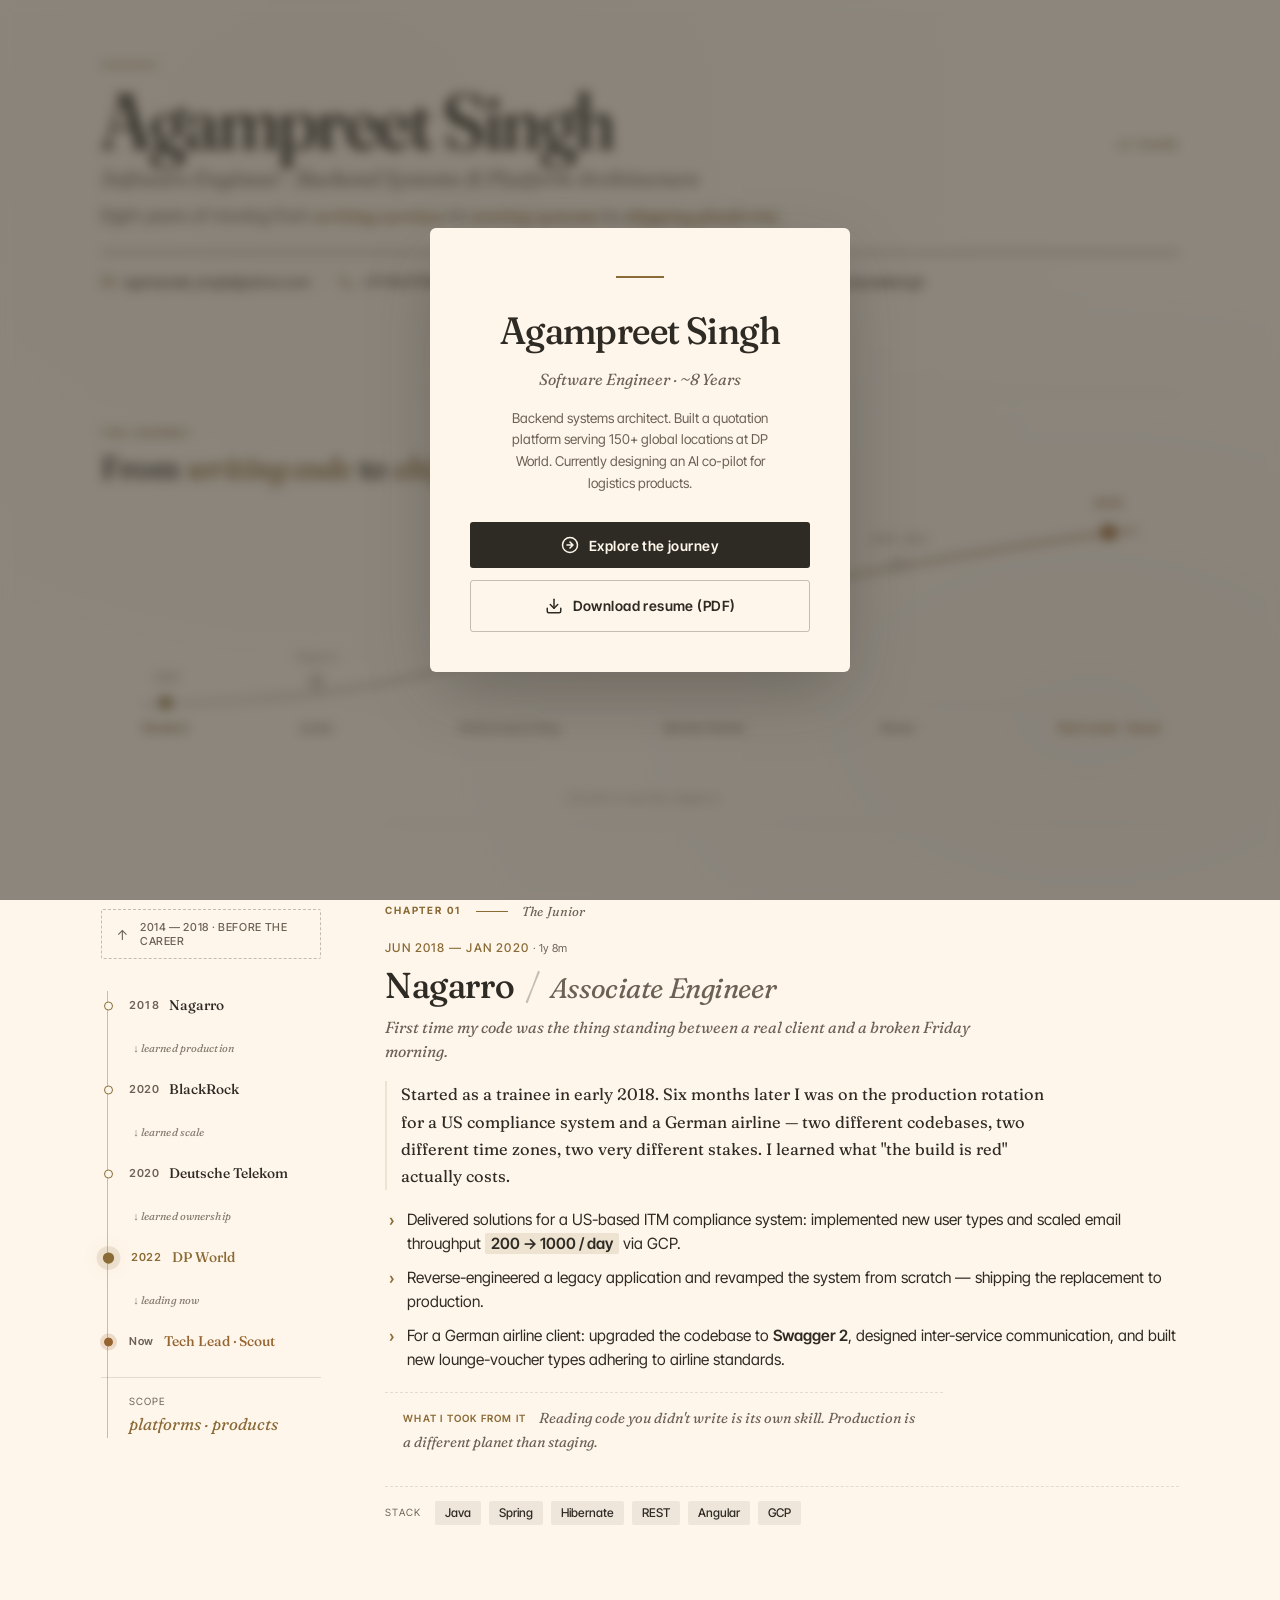
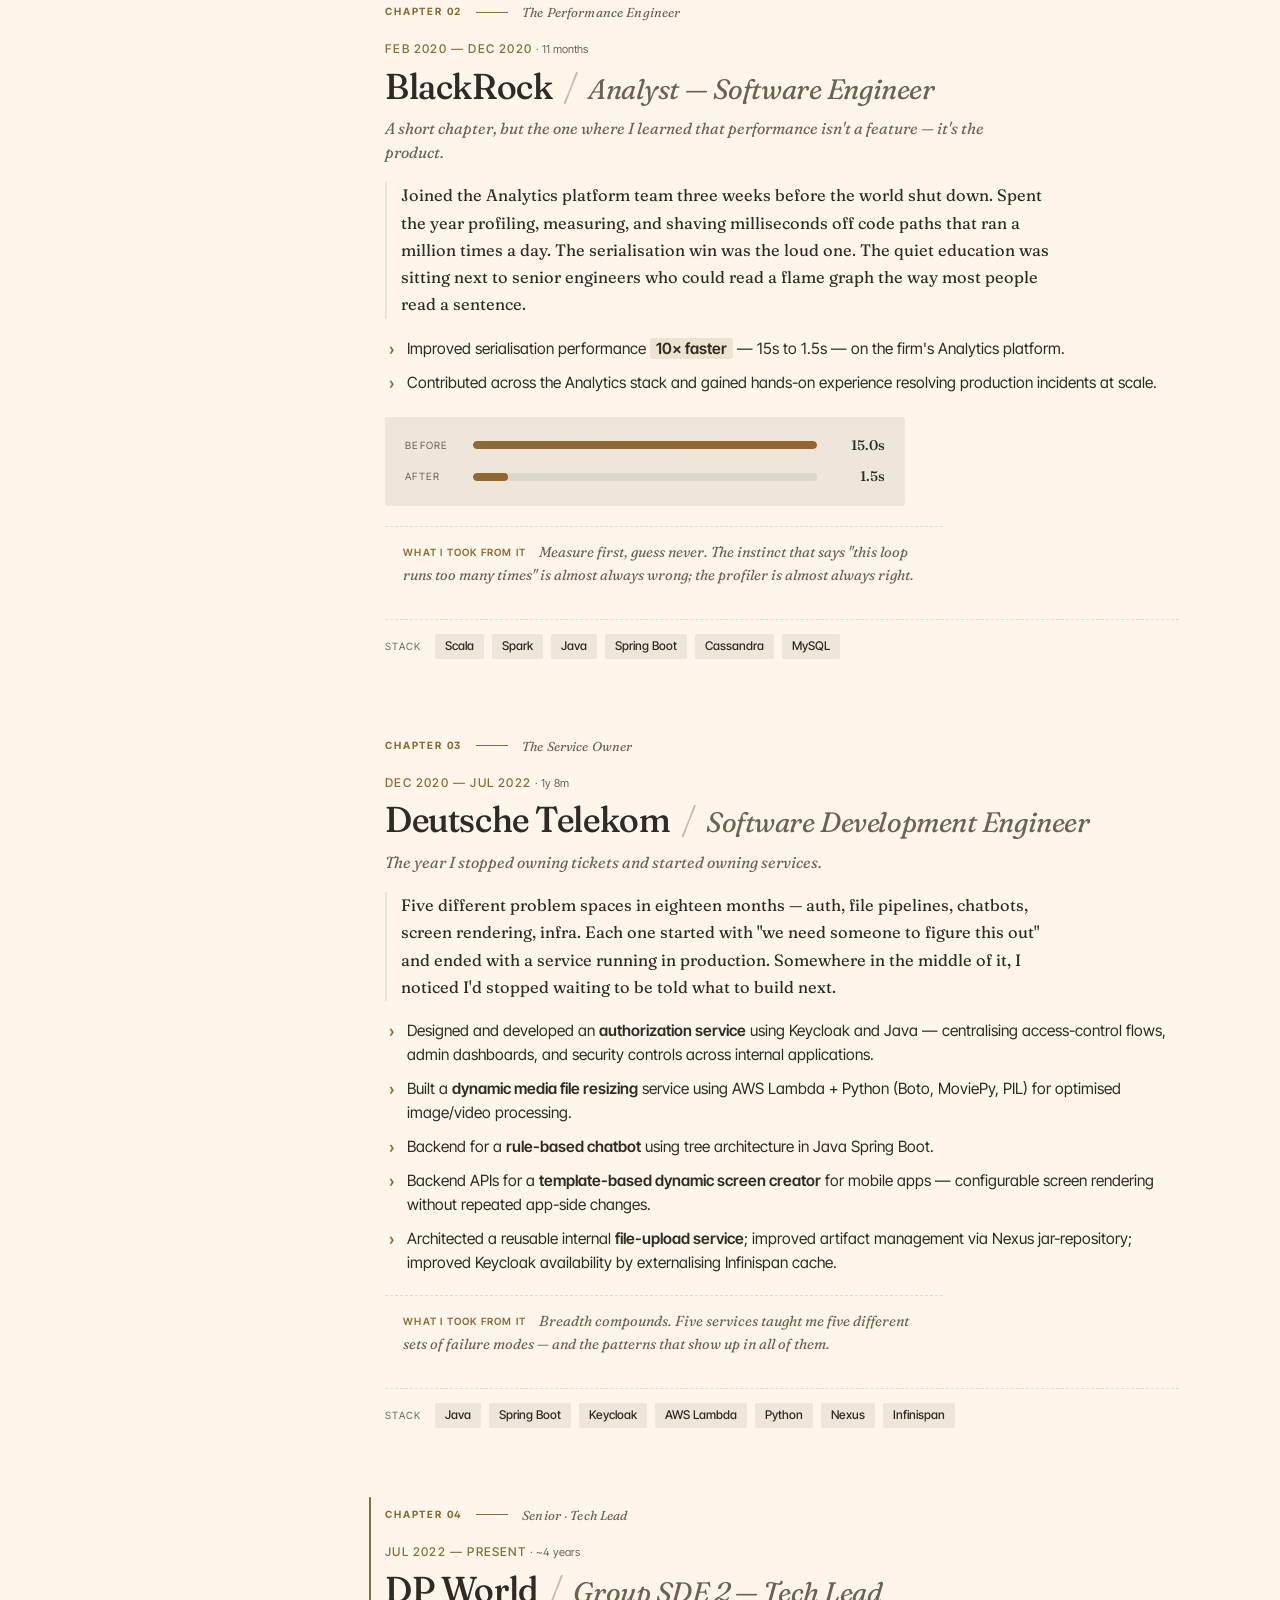
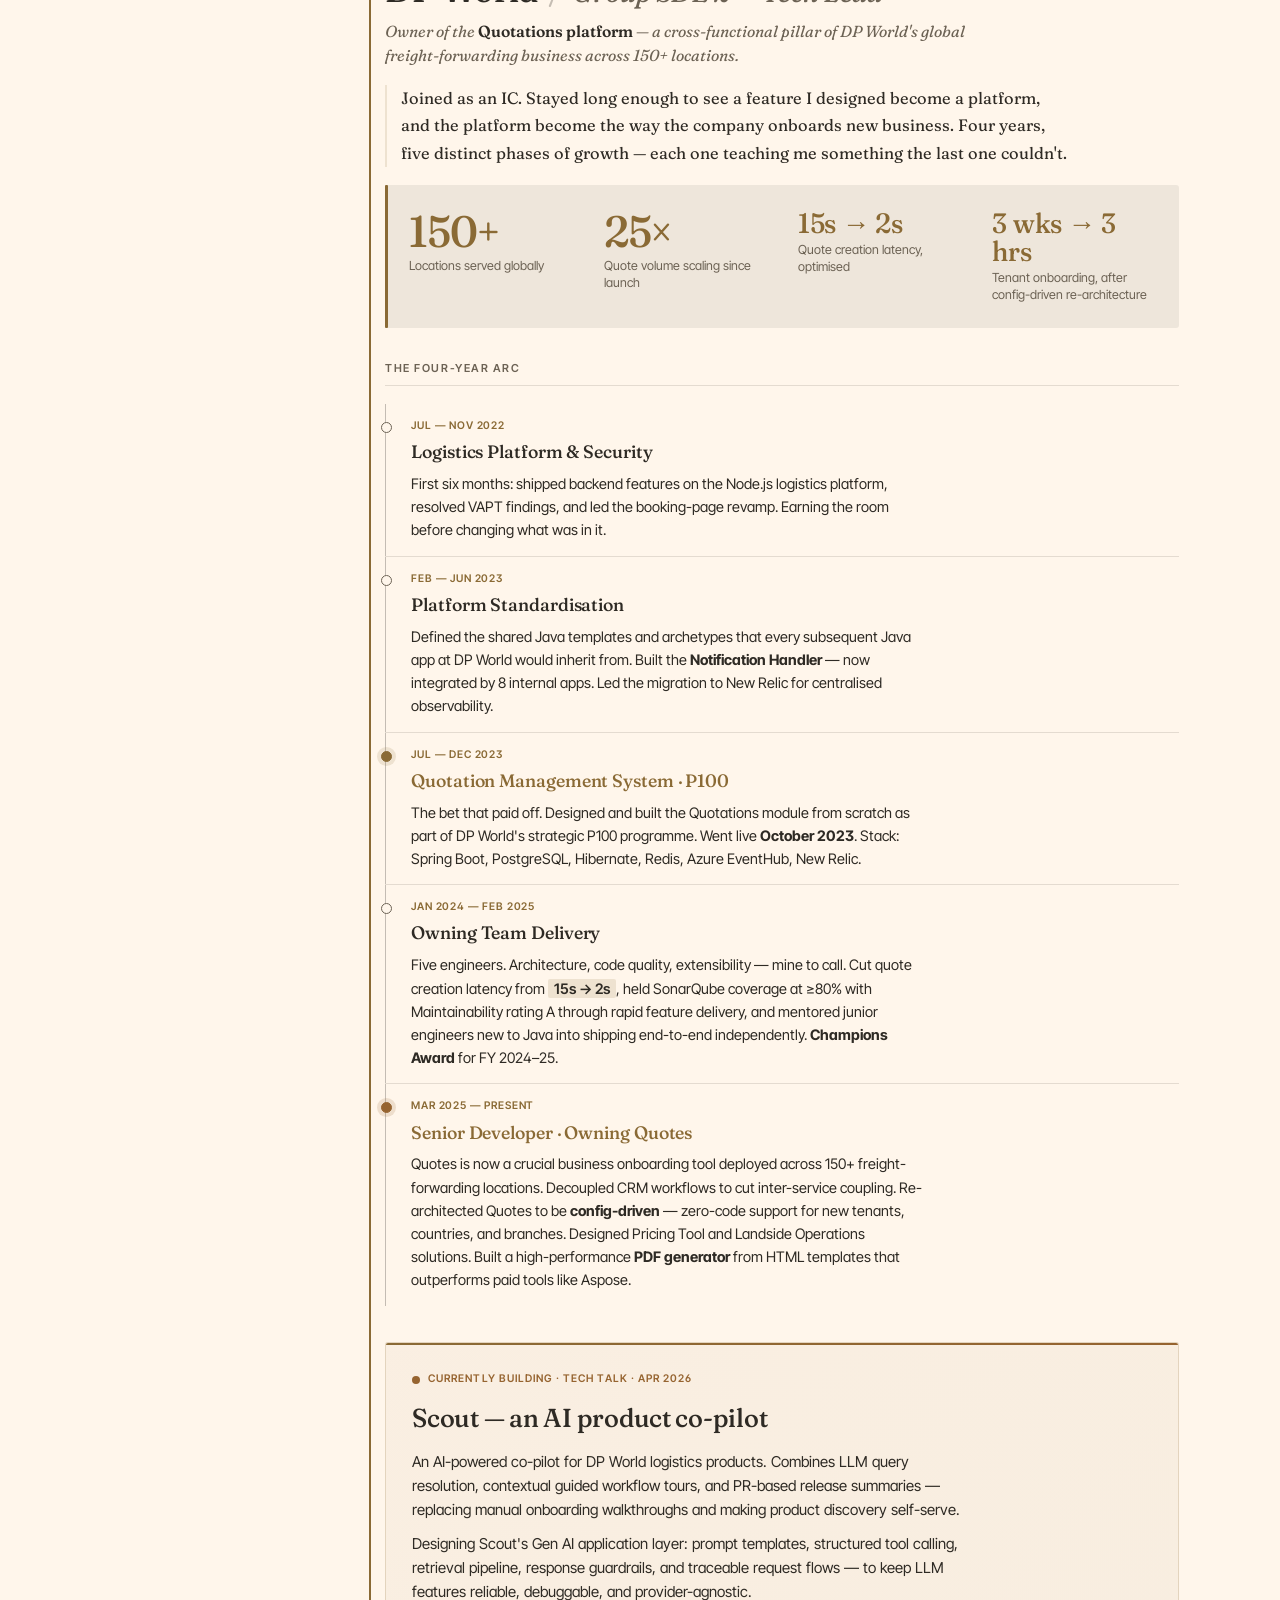
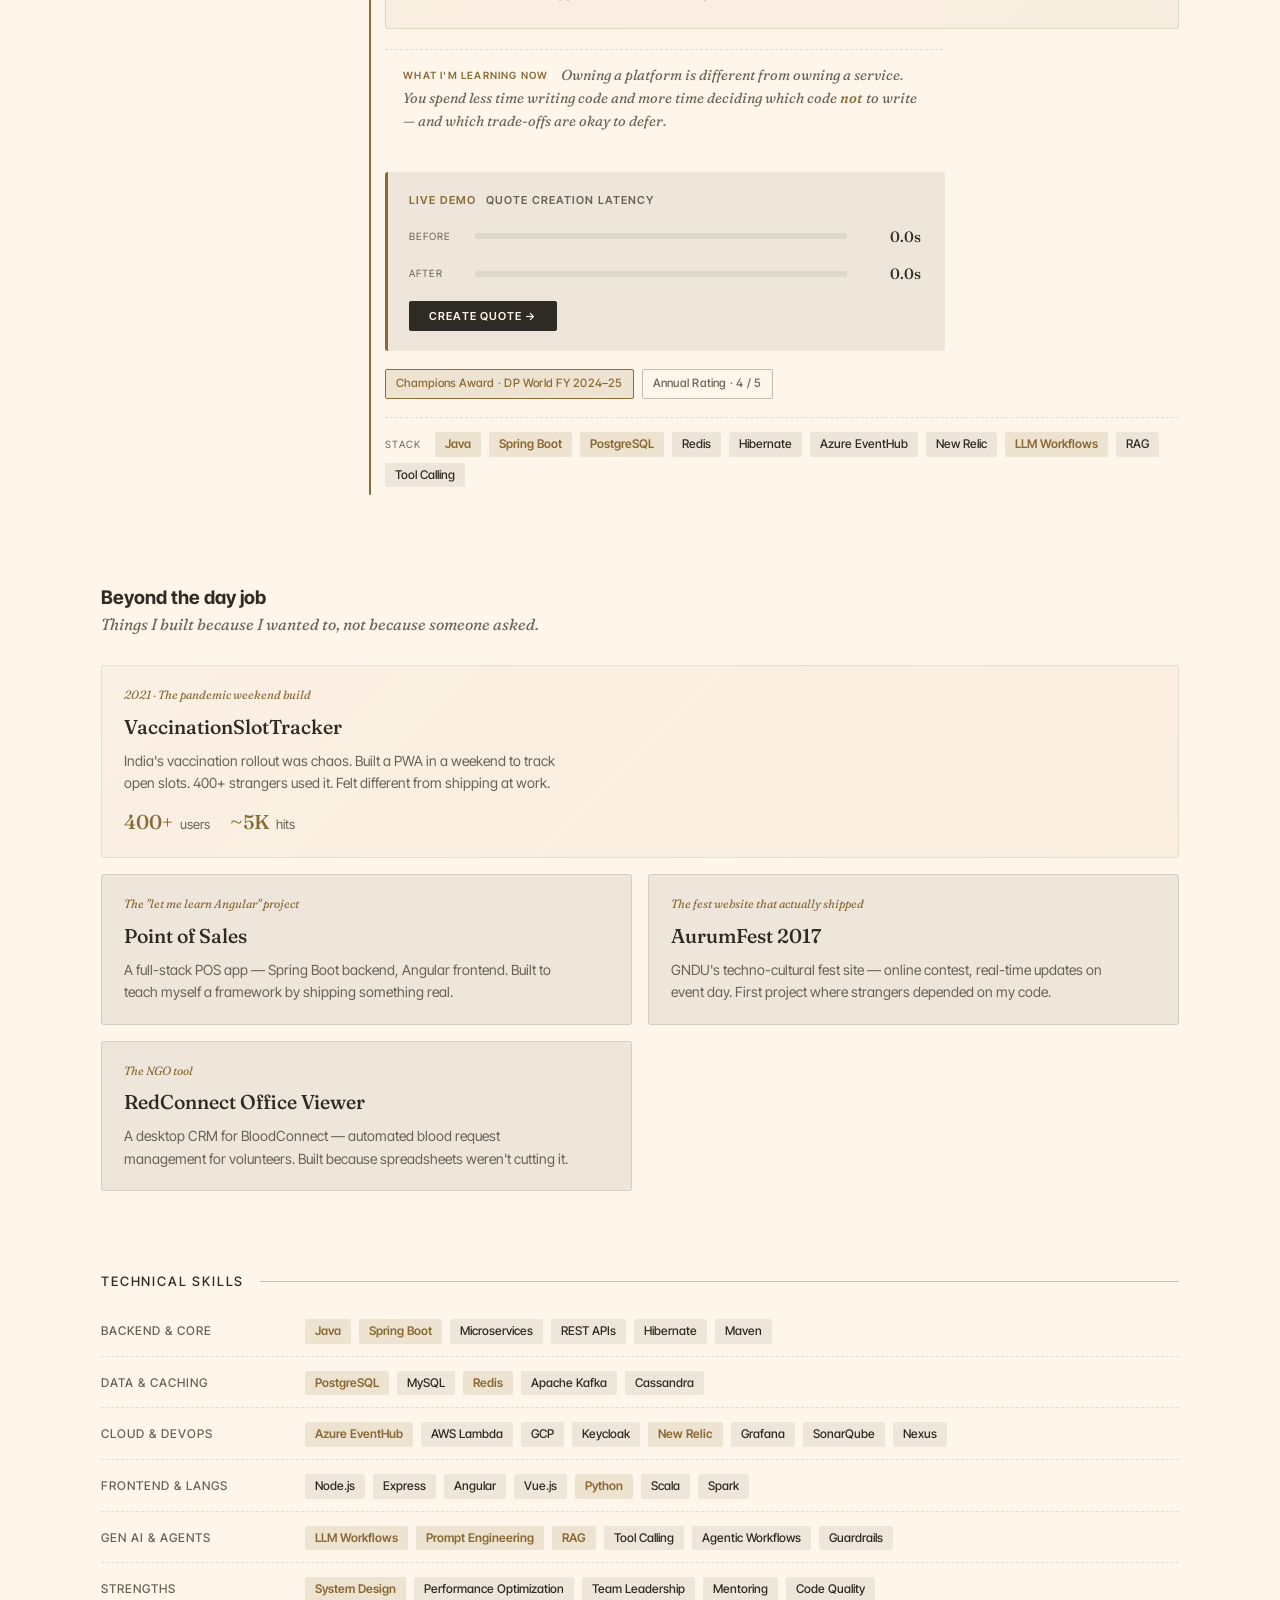
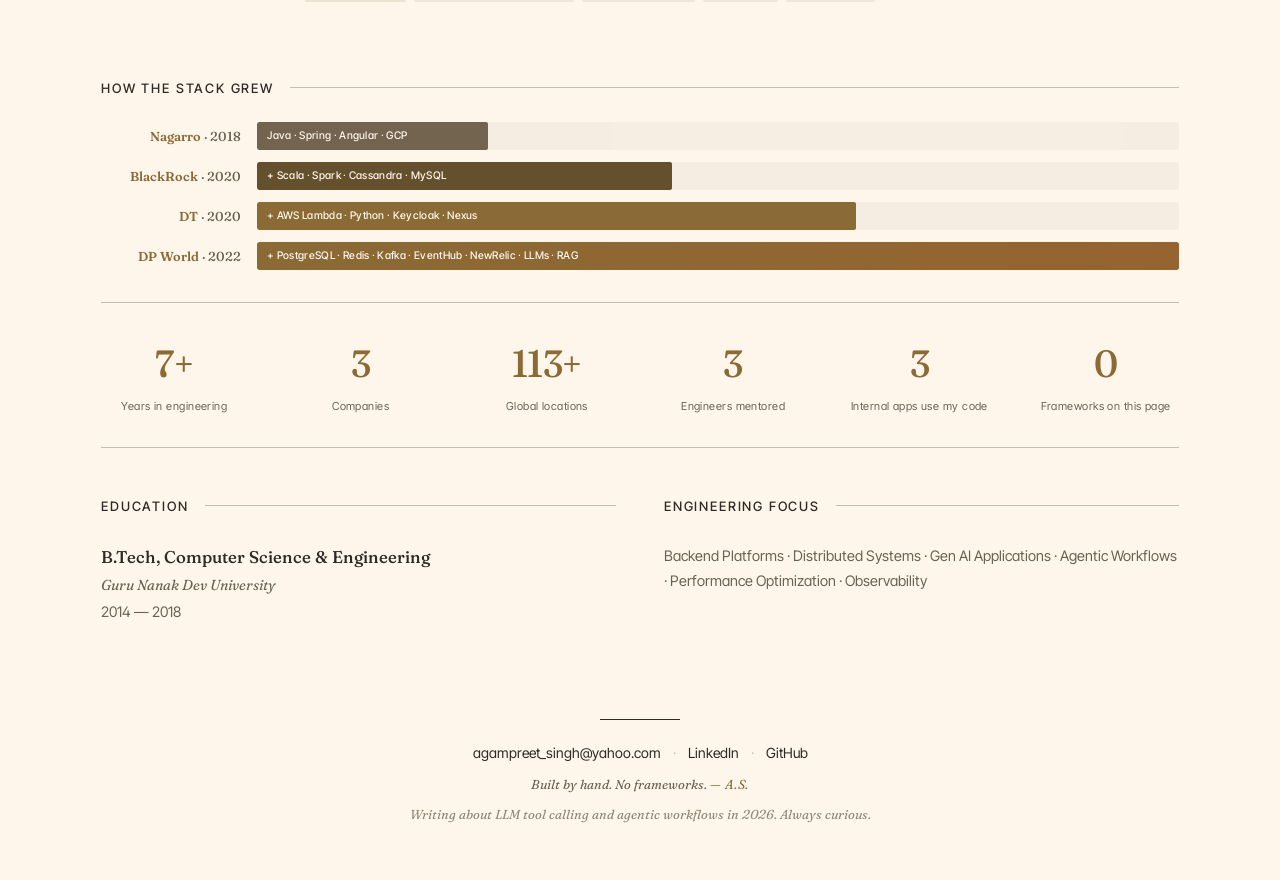
<file: index.html>
<!DOCTYPE html>
<html lang="en">
<head>
  <!-- ═══ CHARACTER SET & VIEWPORT ═══ -->
  <meta charset="utf-8">
  <meta name="viewport" content="width=device-width, initial-scale=1">
  <meta http-equiv="X-UA-Compatible" content="IE=edge">

  <!-- ═══ PRIMARY SEO ═══ -->
  <title>Agampreet Singh — Software Engineer · Backend Systems &amp; Platform Architecture</title>
  <meta name="description" content="Agampreet Singh is a Software Engineer with 8+ years building scalable backend platforms. Currently Group SDE 2 &amp; Tech Lead at DP World — architecting AI-powered logistics products and the Quotations platform serving 150+ global locations.">
  <meta name="keywords" content="Agampreet Singh, Software Engineer, Backend Engineer, Java, Spring Boot, DP World, BlackRock, Deutsche Telekom, Platform Architecture, Microservices, Gen AI, Tech Lead">
  <meta name="author" content="Agampreet Singh">
  <meta name="robots" content="index, follow">
  <link rel="canonical" href="https://agampreetsingh.me/">

  <!-- ═══ OPEN GRAPH (LinkedIn, Slack, WhatsApp previews) ═══ -->
  <meta property="og:type" content="profile">
  <meta property="og:title" content="Agampreet Singh — Software Engineer · Backend &amp; Platform">
  <meta property="og:description" content="8+ years. DP World · BlackRock · Deutsche Telekom · Nagarro. Currently building AI-powered logistics products and owning the Quotations platform serving 150+ global locations.">
  <meta property="og:url" content="https://agampreetsingh.me/">
  <meta property="og:site_name" content="Agampreet Singh">
  <meta property="og:locale" content="en_GB">
  <meta property="og:image" content="https://agampreetsingh.me/og-image.png">
  <meta property="og:image:width" content="1200">
  <meta property="og:image:height" content="630">
  <meta property="og:image:alt" content="Agampreet Singh — Software Engineer · Backend Systems & Platform Architecture">
  <meta property="profile:first_name" content="Agampreet">
  <meta property="profile:last_name" content="Singh">

  <!-- ═══ TWITTER / X CARD ═══ -->
  <meta name="twitter:card" content="summary_large_image">
  <meta name="twitter:title" content="Agampreet Singh — Software Engineer">
  <meta name="twitter:description" content="8+ years. DP World · BlackRock · Deutsche Telekom. Backend systems, platform architecture, Gen AI.">
  <meta name="twitter:image" content="https://agampreetsingh.me/og-image.png">
  <meta name="twitter:creator" content="@agampreetsingh">

  <!-- ═══ STRUCTURED DATA — Person + WebSite ═══ -->
  <script type="application/ld+json">
  {
    "@context": "https://schema.org",
    "@graph": [
      {
        "@type": "Person",
        "@id": "https://agampreetsingh.me/#person",
        "name": "Agampreet Singh",
        "jobTitle": "Software Engineer — Tech Lead",
        "description": "Software Engineer with 8+ years building scalable backend platforms and distributed systems. Currently Group SDE 2 at DP World, architecting AI-powered logistics products.",
        "url": "https://agampreetsingh.me/",
        "email": "agampreet_singh@yahoo.com",
        "sameAs": [
          "https://linkedin.com/in/agampreetsingh",
          "https://github.com/agampreetsingh"
        ],
        "alumniOf": {
          "@type": "CollegeOrUniversity",
          "name": "Guru Nanak Dev University",
          "sameAs": "https://www.gndu.ac.in/"
        },
        "knowsAbout": [
          "Java", "Spring Boot", "Microservices", "PostgreSQL", "Redis",
          "Apache Kafka", "Azure", "AWS", "Gen AI", "LLM Workflows",
          "RAG", "Agentic Workflows", "Platform Architecture",
          "Performance Optimization", "System Design"
        ],
        "worksFor": {
          "@type": "Organization",
          "name": "DP World",
          "sameAs": "https://www.dpworld.com/"
        }
      },
      {
        "@type": "WebSite",
        "@id": "https://agampreetsingh.me/#website",
        "url": "https://agampreetsingh.me/",
        "name": "Agampreet Singh — Portfolio",
        "description": "Personal portfolio of Agampreet Singh, Software Engineer specialising in backend systems and platform architecture.",
        "author": { "@id": "https://agampreetsingh.me/#person" }
      }
    ]
  }
  </script>

  <!-- ═══ PERFORMANCE HINTS ═══ -->
  <link rel="preconnect" href="https://fonts.googleapis.com">
  <link rel="preconnect" href="https://fonts.gstatic.com" crossorigin>
  <link rel="dns-prefetch" href="https://fonts.googleapis.com">

  <!-- ═══ FONTS ═══ -->
  <link href="https://fonts.googleapis.com/css2?family=Fraunces:ital,opsz,wght,SOFT,WONK@0,9..144,300..700,30..100,0..1;1,9..144,300..700,30..100,0..1&family=Inter+Tight:wght@400;500;600;700&display=swap" rel="stylesheet">

  <!-- ═══ FAVICON PLACEHOLDERS (drop your files here) ═══ -->
  <link rel="icon" href="favicon.ico" sizes="any">
  <link rel="icon" type="image/png" sizes="32x32" href="favicon-32.png">
  <link rel="icon" type="image/png" sizes="192x192" href="favicon-192.png">
  <link rel="apple-touch-icon" sizes="180x180" href="apple-touch-icon.png">
  <link rel="manifest" href="/site.webmanifest">
  <meta name="theme-color" content="#fff6eb">

  <!-- ═══ STYLESHEET ═══ -->
  <link rel="stylesheet" href="css/style.css">

  <!-- ═══ GOOGLE ANALYTICS ═══ -->
  <script async src="https://www.googletagmanager.com/gtag/js?id=G-FTN7V9PC06"></script>
  <script>
    window.dataLayer = window.dataLayer || [];
    function gtag(){dataLayer.push(arguments);}
    gtag('js', new Date());
    gtag('config', 'G-FTN7V9PC06');
  </script>
</head>
<body>
<a class="skip-link" href="#content">Skip to content</a>

<!-- ═══════ WELCOME MODAL ═══════ -->
<div class="welcome-overlay" id="welcomeOverlay">
  <div class="welcome-card" id="welcomeCard">
    <div class="welcome-accent"></div>
    <h2 class="welcome-name">Agampreet Singh</h2>
    <p class="welcome-sub">Software Engineer · ~8 Years</p>
    <p class="welcome-summary">Backend systems architect. Built a quotation platform serving 150+ global locations at DP World. Currently designing an AI co-pilot for logistics products.</p>
    <div class="welcome-actions">
      <button class="welcome-btn welcome-btn-primary" id="welcomeExplore" type="button">
        <svg width="18" height="18" viewBox="0 0 24 24" fill="none" stroke="currentColor" stroke-width="2" stroke-linecap="round" stroke-linejoin="round"><circle cx="12" cy="12" r="10"/><path d="m12 8 4 4-4 4M8 12h8"/></svg>
        Explore the journey
      </button>
      <a class="welcome-btn welcome-btn-secondary" href="AgampreetSingh_Resume_8YOE.pdf" download id="welcomeDownload">
        <svg width="18" height="18" viewBox="0 0 24 24" fill="none" stroke="currentColor" stroke-width="2" stroke-linecap="round" stroke-linejoin="round"><path d="M21 15v4a2 2 0 0 1-2 2H5a2 2 0 0 1-2-2v-4"/><polyline points="7 10 12 15 17 10"/><line x1="12" y1="15" x2="12" y2="3"/></svg>
        Download resume (PDF)
      </a>
    </div>
  </div>
</div>

<!-- Scroll progress bar -->
<div class="scroll-progress" aria-hidden="true">
  <div class="scroll-progress-fill"></div>
</div>

<!-- Persistent name watermark — appears after masthead scrolls out -->
<div class="watermark" aria-hidden="true">
  <span class="watermark-name">Agampreet Singh</span>
  <span class="watermark-sep">·</span>
  <span class="watermark-stage" data-stage-target>The Student</span>
</div>

<a class="pdf-fab" id="pdfFab" href="AgampreetSingh_Resume_8YOE.pdf" download title="Download Resume PDF" aria-label="Download Resume PDF">
  <svg width="20" height="20" viewBox="0 0 24 24" fill="none" stroke="currentColor" stroke-width="2" stroke-linecap="round" stroke-linejoin="round"><path d="M21 15v4a2 2 0 0 1-2 2H5a2 2 0 0 1-2-2v-4"/><polyline points="7 10 12 15 17 10"/><line x1="12" y1="15" x2="12" y2="3"/></svg>
  <span class="pdf-fab-label">PDF</span>
</a>



<!-- ═════════════════════ MOBILE HORIZONTAL TIMELINE RAIL ═════════════════════ -->
<nav class="mob-rail" aria-label="Career progress">
  <div class="mob-rail-track"><div class="mob-rail-fill"></div></div>
  <button class="mob-stop" data-role="nagarro">
    <span class="mob-dot"></span>
    <span class="mob-label">Nagarro</span>
  </button>
  <button class="mob-stop" data-role="blackrock">
    <span class="mob-dot"></span>
    <span class="mob-label">BlackRock</span>
  </button>
  <button class="mob-stop" data-role="telekom">
    <span class="mob-dot"></span>
    <span class="mob-label">Telekom</span>
  </button>
  <button class="mob-stop is-current" data-role="dpworld">
    <span class="mob-dot"></span>
    <span class="mob-label">DP World</span>
  </button>
</nav>

<div class="page">

  <!-- ═════════════════════ MASTHEAD ═════════════════════ -->
  <header class="masthead">
    <div class="accent-mark"></div>
    <div class="name-block">
      <h1>Agampreet Singh</h1>
      <span class="years-tag">~8 Years</span>
    </div>
    <p class="kicker">Software Engineer · Backend Systems &amp; Platform Architecture<br><span class="kicker-sub">Eight years of moving from <em>writing services</em> to <em>owning systems</em> to <em>shipping platforms.</em></span></p>
    <div class="masthead-rule"></div>
    <ul class="contact">
      <li>
        <svg class="icon" viewBox="0 0 24 24" fill="none" stroke="currentColor" stroke-width="2" stroke-linecap="round" stroke-linejoin="round" aria-hidden="true"><rect x="2" y="4" width="20" height="16" rx="2"/><path d="m22 7-10 5L2 7"/></svg>
        <a href="mailto:agampreet_singh@yahoo.com">agampreet_singh@yahoo.com</a>
      </li>
      <li>
        <svg class="icon" viewBox="0 0 24 24" fill="none" stroke="currentColor" stroke-width="2" stroke-linecap="round" stroke-linejoin="round" aria-hidden="true"><path d="M22 16.92v3a2 2 0 0 1-2.18 2 19.79 19.79 0 0 1-8.63-3.07 19.5 19.5 0 0 1-6-6 19.79 19.79 0 0 1-3.07-8.67A2 2 0 0 1 4.11 2h3a2 2 0 0 1 2 1.72 12.84 12.84 0 0 0 .7 2.81 2 2 0 0 1-.45 2.11L8.09 9.91a16 16 0 0 0 6 6l1.27-1.27a2 2 0 0 1 2.11-.45 12.84 12.84 0 0 0 2.81.7A2 2 0 0 1 22 16.92z"/></svg>
        <a href="tel:+919041716953">+91 9041716953</a>
      </li>
      <li>
        <svg class="icon" viewBox="0 0 24 24" fill="none" stroke="currentColor" stroke-width="2" stroke-linecap="round" stroke-linejoin="round" aria-hidden="true"><path d="M16 8a6 6 0 0 1 6 6v7h-4v-7a2 2 0 0 0-4 0v7h-4v-7a6 6 0 0 1 6-6z"/><rect x="2" y="9" width="4" height="12"/><circle cx="4" cy="4" r="2"/></svg>
        <a href="https://linkedin.com/in/agampreetsingh" target="_blank" rel="noopener">linkedin.com/in/agampreetsingh</a>
      </li>
      <li>
        <svg class="icon" viewBox="0 0 24 24" fill="none" stroke="currentColor" stroke-width="2" stroke-linecap="round" stroke-linejoin="round" aria-hidden="true"><path d="M9 19c-5 1.5-5-2.5-7-3m14 6v-3.87a3.37 3.37 0 0 0-.94-2.61c3.14-.35 6.44-1.54 6.44-7A5.44 5.44 0 0 0 20 4.77 5.07 5.07 0 0 0 19.91 1S18.73.65 16 2.48a13.38 13.38 0 0 0-7 0C6.27.65 5.09 1 5.09 1A5.07 5.07 0 0 0 5 4.77a5.44 5.44 0 0 0-1.5 3.78c0 5.42 3.3 6.61 6.44 7A3.37 3.37 0 0 0 9 18.13V22"/></svg>
        <a href="https://github.com/agampreetsingh" target="_blank" rel="noopener">github.com/agampreetsingh</a>
      </li>
    </ul>
  </header>

  <!-- ═════════════════════ CAREER COMPASS — the trajectory at a glance ═════════════════════ -->
  <section class="compass" aria-label="Career trajectory overview">
    <div class="compass-head">
      <span class="compass-eyebrow">The journey</span>
      <h2 class="compass-title">From <em>writing code</em> to <em>shipping platforms</em></h2>
    </div>
    <div class="compass-canvas" aria-hidden="true">
      <svg class="compass-svg" viewBox="0 0 1000 240" preserveAspectRatio="xMidYMid meet">
        <!-- The trajectory curve -->
        <defs>
          <linearGradient id="trajGrad" x1="0" y1="0" x2="1" y2="0">
            <stop offset="0%"  stop-color="var(--ink-soft)" stop-opacity="0.4"/>
            <stop offset="50%" stop-color="var(--accent)" stop-opacity="0.9"/>
            <stop offset="100%" stop-color="var(--accent-warm)" stop-opacity="1"/>
          </linearGradient>
        </defs>
        <!-- Baseline -->
        <line x1="40" y1="180" x2="960" y2="180" stroke="var(--hairline-soft)" stroke-width="1" stroke-dasharray="3 4"/>
        <!-- The trajectory path: gentle climb from lower-left to upper-right -->
        <path id="trajectory"
              d="M 40 180 C 200 175, 280 160, 340 140 S 480 100, 560 85 S 720 55, 820 38 S 940 20, 960 18"
              fill="none"
              stroke="url(#trajGrad)"
              stroke-width="2.2"
              stroke-linecap="round"
              pathLength="100"
              class="compass-path"/>
        <!-- Stage milestones -->
        <g class="compass-stops">
          <g class="compass-stop" data-stage="student" style="--stop-x:60px; --stop-y:178px;">
            <circle cx="60" cy="178" r="5" class="compass-dot"/>
            <text x="60" y="205" class="compass-label" text-anchor="middle">Student</text>
            <text x="60" y="158" class="compass-year" text-anchor="middle">2018</text>
          </g>
          <g class="compass-stop" data-stage="junior" style="--stop-x:200px; --stop-y:158px;">
            <circle cx="200" cy="158" r="5" class="compass-dot"/>
            <text x="200" y="205" class="compass-label" text-anchor="middle">Junior</text>
            <text x="200" y="138" class="compass-year" text-anchor="middle">Nagarro</text>
          </g>
          <g class="compass-stop" data-stage="perf" style="--stop-x:380px; --stop-y:120px;">
            <circle cx="380" cy="120" r="5" class="compass-dot"/>
            <text x="380" y="205" class="compass-label" text-anchor="middle">Performance Eng.</text>
            <text x="380" y="100" class="compass-year" text-anchor="middle">BlackRock</text>
          </g>
          <g class="compass-stop" data-stage="owner" style="--stop-x:560px; --stop-y:85px;">
            <circle cx="560" cy="85" r="5" class="compass-dot"/>
            <text x="560" y="205" class="compass-label" text-anchor="middle">Service Owner</text>
            <text x="560" y="65" class="compass-year" text-anchor="middle">DT</text>
          </g>
          <g class="compass-stop" data-stage="senior" style="--stop-x:740px; --stop-y:50px;">
            <circle cx="740" cy="50" r="5" class="compass-dot"/>
            <text x="740" y="205" class="compass-label" text-anchor="middle">Senior</text>
            <text x="740" y="30" class="compass-year" text-anchor="middle">DPW · 2024</text>
          </g>
          <g class="compass-stop" data-stage="lead" style="--stop-x:935px; --stop-y:20px;">
            <circle cx="935" cy="20" r="6.5" class="compass-dot compass-dot-current"/>
            <text x="935" y="205" class="compass-label compass-label-current" text-anchor="middle">Tech Lead · Scout</text>
            <text x="935" y="-4" class="compass-year compass-year-current" text-anchor="middle">Now</text>
          </g>
        </g>
        <!-- Moving marker (current scroll position on the curve) -->
        <circle r="8" class="compass-marker" cx="60" cy="178"/>
      </svg>
    </div>
    <p class="compass-hint">↓ Scroll to read the chapters</p>
    <!-- Mobile compass (replaces SVG on small screens) -->
    <div class="compass-mobile" aria-hidden="true">
      <div class="compass-mobile-stop is-reached" data-target="nagarro"><span class="compass-mobile-year">2018</span><span class="compass-mobile-label">The Junior</span></div>
      <div class="compass-mobile-stop" data-target="blackrock"><span class="compass-mobile-year">2020</span><span class="compass-mobile-label">Performance Eng.</span></div>
      <div class="compass-mobile-stop" data-target="telekom"><span class="compass-mobile-year">2020</span><span class="compass-mobile-label">Service Owner</span></div>
      <div class="compass-mobile-stop" data-target="dpworld"><span class="compass-mobile-year">2022</span><span class="compass-mobile-label">Senior · Lead</span></div>
      <div class="compass-mobile-stop is-current" data-target="dpworld"><span class="compass-mobile-year">Now</span><span class="compass-mobile-label">Tech Lead · Scout</span></div>
    </div>
  </section>

  <main id="content" class="main">

    <!-- ═════════════════════ TIMELINE + EXPERIENCE ═════════════════════ -->
    <section class="journey" aria-label="Career timeline">

      <!-- LEFT: the spine -->
      <aside class="timeline" aria-hidden="true">
        <div class="timeline-inner">

          <!-- Collapsed college reveal -->
          <button class="college-toggle" type="button" aria-expanded="false" aria-controls="college-segment">
            <span class="college-toggle-arrow">↑</span>
            <span class="college-toggle-label">2014 — 2018 · Before the career</span>
          </button>

          <!-- College segment (expandable) -->
          <div class="timeline-segment college-segment" id="college-segment" hidden>
            <div class="segment-line"></div>
            <div class="segment-stations">
              <div class="station" data-year="2014" data-station="college-start">
                <span class="station-dot"></span>
                <span class="station-year">2014</span>
                <span class="station-label">B.Tech, GNDU</span>
              </div>
              <div class="station" data-year="2016" data-station="college-mid">
                <span class="station-dot"></span>
                <span class="station-year">2016</span>
                <span class="station-label">Tech Head · CES</span>
              </div>
              <div class="station" data-year="2017" data-station="bootcamp">
                <span class="station-dot"></span>
                <span class="station-year">2017</span>
                <span class="station-label">Nagarro Bootcamp</span>
              </div>
              <div class="station" data-year="2018-trainee" data-station="trainee">
                <span class="station-dot"></span>
                <span class="station-year">2018</span>
                <span class="station-label">SDE Trainee</span>
              </div>
            </div>
          </div>

          <!-- Professional segment (always visible) -->
          <div class="timeline-segment pro-segment">
            <!-- The growing scope line -->
            <div class="scope-line">
              <div class="scope-line-fill"></div>
            </div>

            <div class="segment-stations">
              <div class="station is-pro" data-year="2018" data-station="nagarro" data-scope="1">
                <span class="station-dot"></span>
                <span class="station-year">2018</span>
                <span class="station-label">Nagarro</span>
              </div>
              <span class="station-bridge">↓ learned production</span>
              <div class="station is-pro" data-year="2020" data-station="blackrock" data-scope="2">
                <span class="station-dot"></span>
                <span class="station-year">2020</span>
                <span class="station-label">BlackRock</span>
              </div>
              <span class="station-bridge">↓ learned scale</span>
              <div class="station is-pro" data-year="2020-dec" data-station="telekom" data-scope="3">
                <span class="station-dot"></span>
                <span class="station-year">2020</span>
                <span class="station-label">Deutsche Telekom</span>
              </div>
              <span class="station-bridge">↓ learned ownership</span>
              <div class="station is-pro" data-year="2022" data-station="dpworld" data-scope="5">
                <span class="station-dot"></span>
                <span class="station-year">2022</span>
                <span class="station-label">DP World</span>
              </div>
              <span class="station-bridge">↓ leading now</span>
              <div class="station is-pro is-current" data-year="2026" data-station="now" data-scope="5">
                <span class="station-dot"></span>
                <span class="station-year">Now</span>
                <span class="station-label">Tech Lead · Scout</span>
              </div>
            </div>

            <!-- Scope ticker that travels with scroll -->
            <div class="scope-indicator">
              <span class="scope-label">Scope</span>
              <span class="scope-value">tickets</span>
            </div>
          </div>

        </div>
      </aside>

      <!-- RIGHT: the content -->
      <div class="content">

        <!-- Mobile-only college toggle (desktop one is in the timeline aside) -->
        <button class="college-toggle college-toggle-mobile" type="button" aria-expanded="false" aria-controls="college-content">
          <span class="college-toggle-arrow">↑</span>
          <span class="college-toggle-label">2014 — 2018 · Before the career</span>
        </button>

        <!-- College content (mirrors expanded timeline) -->
        <div class="content-college" id="college-content" hidden>
          <header class="role-head">
            <span class="role-meta">2014 — 2018</span>
            <h2>Before the career</h2>
            <p class="role-sub">Guru Nanak Dev University · B.Tech, Computer Science &amp; Engineering</p>
          </header>
          <div class="role-body">
            <p class="role-narrative">Four years of building things, teaching things, and running things. The pattern that became the career started here — show up early, ship something, teach someone else how to ship it too.</p>
            <ul class="bullets">
              <li><strong>Technical Head</strong>, Computer Engineering Students Society — taught flash classes on programming with the highest audience attendance of the 2016–17 session.</li>
              <li>Conducted workshops on game and web development; arranged sessions with industry professionals.</li>
              <li>Built <strong>AurumFest</strong> (2017) — the techno-cultural fest website for GNDU with an online contest and real-time updates on event day.</li>
              <li>Founded and ran the university music club; organised technical and cultural events at Aurum'17.</li>
              <li>Volunteer at <strong>BloodConnect</strong> NGO — handled blood-requirement requests and co-organised donation camps in Amritsar.</li>
            </ul>
            <div class="role-badges">
              <span class="badge">Google Scholarship · Grow with Google India · 2018</span>
              <span class="badge">Code Overnight 2016 · Winner</span>
              <span class="badge">Geek Night 2016 · Winner</span>
              <span class="badge">TCS GamOn 2016 · Top 3% Nationally</span>
            </div>
          </div>
        </div>

        <!-- Nagarro -->
        <article class="role-card" data-role="nagarro" data-stage="junior" data-stage-label="The Junior">
          <div class="chapter-intro" aria-hidden="true">
            <span class="chapter-num">Chapter 01</span>
            <span class="chapter-divider"></span>
            <span class="chapter-stage">The Junior</span>
          </div>
          <header class="role-head">
            <span class="role-meta">Jun 2018 — Jan 2020 <span class="role-meta-tag">· 1y 8m</span></span>
            <h2>Nagarro <span class="role-sep">/</span> <span class="role-position">Associate Engineer</span></h2>
            <p class="role-sub">First time my code was the thing standing between a real client and a broken Friday morning.</p>
          </header>
          <div class="role-body">
            <p class="role-narrative">Started as a trainee in early 2018. Six months later I was on the production rotation for a US compliance system and a German airline — two different codebases, two different time zones, two very different stakes. I learned what "the build is red" actually costs.</p>
            <ul class="bullets">
              <li>Delivered solutions for a US-based ITM compliance system: implemented new user types and scaled email throughput <span class="hl">200 → 1000 / day</span> via GCP.</li>
              <li>Reverse-engineered a legacy application and revamped the system from scratch — shipping the replacement to production.</li>
              <li>For a German airline client: upgraded the codebase to <strong>Swagger 2</strong>, designed inter-service communication, and built new lounge-voucher types adhering to airline standards.</li>
            </ul>
            <p class="role-takeaway"><span class="takeaway-label">What I took from it</span> Reading code you didn't write is its own skill. Production is a different planet than staging.</p>
            <div class="role-stack">
              <span class="stack-label">Stack</span>
              <span class="chip">Java</span>
              <span class="chip">Spring</span>
              <span class="chip">Hibernate</span>
              <span class="chip">REST</span>
              <span class="chip">Angular</span>
              <span class="chip">GCP</span>
            </div>
          </div>
        </article>

        <!-- BlackRock -->
        <article class="role-card" data-role="blackrock" data-stage="perf" data-stage-label="The Performance Engineer">
          <div class="chapter-intro" aria-hidden="true">
            <span class="chapter-num">Chapter 02</span>
            <span class="chapter-divider"></span>
            <span class="chapter-stage">The Performance Engineer</span>
          </div>
          <header class="role-head">
            <span class="role-meta">Feb 2020 — Dec 2020 <span class="role-meta-tag">· 11 months</span></span>
            <h2>BlackRock <span class="role-sep">/</span> <span class="role-position">Analyst — Software Engineer</span></h2>
            <p class="role-sub">A short chapter, but the one where I learned that performance isn't a feature — it's the product.</p>
          </header>
          <div class="role-body">
            <p class="role-narrative">Joined the Analytics platform team three weeks before the world shut down. Spent the year profiling, measuring, and shaving milliseconds off code paths that ran a million times a day. The serialisation win was the loud one. The quiet education was sitting next to senior engineers who could read a flame graph the way most people read a sentence.</p>
            <ul class="bullets">
              <li>Improved serialisation performance <span class="hl">10× faster</span> — 15s to 1.5s — on the firm's Analytics platform.</li>
              <li>Contributed across the Analytics stack and gained hands-on experience resolving production incidents at scale.</li>
            </ul>
            <!-- Small visual moment — the 10× win, drawn -->
            <div class="latency-viz" data-viz="blackrock-latency" aria-hidden="true">
              <div class="latency-row">
                <span class="latency-tag">Before</span>
                <div class="latency-bar latency-bar-before"><span class="latency-bar-fill"></span></div>
                <span class="latency-value">15.0s</span>
              </div>
              <div class="latency-row">
                <span class="latency-tag">After</span>
                <div class="latency-bar latency-bar-after"><span class="latency-bar-fill"></span></div>
                <span class="latency-value">1.5s</span>
              </div>
            </div>
            <p class="role-takeaway"><span class="takeaway-label">What I took from it</span> Measure first, guess never. The instinct that says "this loop runs too many times" is almost always wrong; the profiler is almost always right.</p>
            <div class="role-stack">
              <span class="stack-label">Stack</span>
              <span class="chip">Scala</span>
              <span class="chip">Spark</span>
              <span class="chip">Java</span>
              <span class="chip">Spring Boot</span>
              <span class="chip">Cassandra</span>
              <span class="chip">MySQL</span>
            </div>
          </div>
        </article>

        <!-- Deutsche Telekom -->
        <article class="role-card" data-role="telekom" data-stage="owner" data-stage-label="The Service Owner">
          <div class="chapter-intro" aria-hidden="true">
            <span class="chapter-num">Chapter 03</span>
            <span class="chapter-divider"></span>
            <span class="chapter-stage">The Service Owner</span>
          </div>
          <header class="role-head">
            <span class="role-meta">Dec 2020 — Jul 2022 <span class="role-meta-tag">· 1y 8m</span></span>
            <h2>Deutsche Telekom <span class="role-sep">/</span> <span class="role-position">Software Development Engineer</span></h2>
            <p class="role-sub">The year I stopped owning tickets and started owning services.</p>
          </header>
          <div class="role-body">
            <p class="role-narrative">Five different problem spaces in eighteen months — auth, file pipelines, chatbots, screen rendering, infra. Each one started with "we need someone to figure this out" and ended with a service running in production. Somewhere in the middle of it, I noticed I'd stopped waiting to be told what to build next.</p>
            <ul class="bullets">
              <li>Designed and developed an <strong>authorization service</strong> using Keycloak and Java — centralising access-control flows, admin dashboards, and security controls across internal applications.</li>
              <li>Built a <strong>dynamic media file resizing</strong> service using AWS Lambda + Python (Boto, MoviePy, PIL) for optimised image/video processing.</li>
              <li>Backend for a <strong>rule-based chatbot</strong> using tree architecture in Java Spring Boot.</li>
              <li>Backend APIs for a <strong>template-based dynamic screen creator</strong> for mobile apps — configurable screen rendering without repeated app-side changes.</li>
              <li>Architected a reusable internal <strong>file-upload service</strong>; improved artifact management via Nexus jar-repository; improved Keycloak availability by externalising Infinispan cache.</li>
            </ul>
            <p class="role-takeaway"><span class="takeaway-label">What I took from it</span> Breadth compounds. Five services taught me five different sets of failure modes — and the patterns that show up in all of them.</p>
            <div class="role-stack">
              <span class="stack-label">Stack</span>
              <span class="chip">Java</span>
              <span class="chip">Spring Boot</span>
              <span class="chip">Keycloak</span>
              <span class="chip">AWS Lambda</span>
              <span class="chip">Python</span>
              <span class="chip">Nexus</span>
              <span class="chip">Infinispan</span>
            </div>
          </div>
        </article>

        <!-- DP World -->
        <article class="role-card is-headline" data-role="dpworld" data-stage="lead" data-stage-label="The Tech Lead">
          <div class="chapter-intro" aria-hidden="true">
            <span class="chapter-num">Chapter 04</span>
            <span class="chapter-divider"></span>
            <span class="chapter-stage">Senior · Tech Lead</span>
          </div>
          <header class="role-head">
            <span class="role-meta">Jul 2022 — Present <span class="role-meta-tag">· ~4 years</span></span>
            <h2>DP World <span class="role-sep">/</span> <span class="role-position">Group SDE 2 — Tech Lead</span></h2>
            <p class="role-sub">Owner of the <strong>Quotations platform</strong> — a cross-functional pillar of DP World's global freight-forwarding business across 150+ locations.</p>
          </header>
          <div class="role-body">

            <p class="role-narrative">Joined as an IC. Stayed long enough to see a feature I designed become a platform, and the platform become the way the company onboards new business. Four years, five distinct phases of growth — each one teaching me something the last one couldn't.</p>

            <!-- Headline metrics -->
            <div class="metrics" data-viz="dpw-metrics">
              <div class="metric">
                <span class="metric-number" data-count-to="150" data-count-suffix="+">0</span>
                <span class="metric-label">Locations served globally</span>
              </div>
              <div class="metric">
                <span class="metric-number" data-count-to="25" data-count-suffix="×">0</span>
                <span class="metric-label">Quote volume scaling since launch</span>
              </div>
              <div class="metric">
                <span class="metric-number metric-text" data-text-to="15s → 2s">—</span>
                <span class="metric-label">Quote creation latency, optimised</span>
              </div>
              <div class="metric">
                <span class="metric-number metric-text" data-text-to="3 wks → 3 hrs">—</span>
                <span class="metric-label">Tenant onboarding, after config-driven re-architecture</span>
              </div>
            </div>

            <!-- ═════ Phased journey inside DP World ═════ -->
            <div class="phases">
              <h3 class="phases-head">The four-year arc</h3>

              <div class="phase">
                <span class="phase-date">Jul — Nov 2022</span>
                <h4 class="phase-title">Logistics Platform &amp; Security</h4>
                <p class="phase-body">First six months: shipped backend features on the Node.js logistics platform, resolved VAPT findings, and led the booking-page revamp. Earning the room before changing what was in it.</p>
              </div>

              <div class="phase">
                <span class="phase-date">Feb — Jun 2023</span>
                <h4 class="phase-title">Platform Standardisation</h4>
                <p class="phase-body">Defined the shared Java templates and archetypes that every subsequent Java app at DP World would inherit from. Built the <strong>Notification Handler</strong> — now integrated by 8 internal apps. Led the migration to New Relic for centralised observability.</p>
              </div>

              <div class="phase is-pivotal">
                <span class="phase-date">Jul — Dec 2023</span>
                <h4 class="phase-title">Quotation Management System · P100</h4>
                <p class="phase-body">The bet that paid off. Designed and built the Quotations module from scratch as part of DP World's strategic P100 programme. Went live <strong>October 2023</strong>. Stack: Spring Boot, PostgreSQL, Hibernate, Redis, Azure EventHub, New Relic.</p>
              </div>

              <div class="phase">
                <span class="phase-date">Jan 2024 — Feb 2025</span>
                <h4 class="phase-title">Owning Team Delivery</h4>
                <p class="phase-body">Five engineers. Architecture, code quality, extensibility — mine to call. Cut quote creation latency from <span class="hl">15s → 2s</span>, held SonarQube coverage at ≥80% with Maintainability rating A through rapid feature delivery, and mentored junior engineers new to Java into shipping end-to-end independently. <strong>Champions Award</strong> for FY 2024–25.</p>
              </div>

              <div class="phase is-current">
                <span class="phase-date">Mar 2025 — Present</span>
                <h4 class="phase-title">Senior Developer · Owning Quotes</h4>
                <p class="phase-body">Quotes is now a crucial business onboarding tool deployed across 150+ freight-forwarding locations. Decoupled CRM workflows to cut inter-service coupling. Re-architected Quotes to be <strong>config-driven</strong> — zero-code support for new tenants, countries, and branches. Designed Pricing Tool and Landside Operations solutions. Built a high-performance <strong>PDF generator</strong> from HTML templates that outperforms paid tools like Aspose.</p>
              </div>
            </div>

            <!-- ═════ Scout — the current bet, visually separated ═════ -->
            <div class="scout-card">
              <div class="scout-tag">
                <span class="scout-pulse"></span>
                <span class="scout-tag-text">Currently building · Tech Talk · Apr 2026</span>
              </div>
              <h3 class="scout-title">Scout — an AI product co-pilot</h3>
              <p class="scout-body">An AI-powered co-pilot for DP World logistics products. Combines LLM query resolution, contextual guided workflow tours, and PR-based release summaries — replacing manual onboarding walkthroughs and making product discovery self-serve.</p>
              <p class="scout-body">Designing Scout's Gen AI application layer: prompt templates, structured tool calling, retrieval pipeline, response guardrails, and traceable request flows — to keep LLM features reliable, debuggable, and provider-agnostic.</p>
            </div>

            <p class="role-takeaway"><span class="takeaway-label">What I'm learning now</span> Owning a platform is different from owning a service. You spend less time writing code and more time deciding which code <em>not</em> to write — and which trade-offs are okay to defer.</p>

            <!-- Live quote creation demo -->
            <div class="quote-demo" data-viz="quote-demo">
              <div class="quote-demo-head">
                <span class="quote-demo-label">Live demo</span> Quote creation latency
              </div>
              <div class="quote-demo-tracks">
                <div class="demo-track" data-track="slow">
                  <span class="demo-track-label">Before</span>
                  <div class="demo-track-bar"><div class="demo-track-progress is-slow"></div></div>
                  <span class="demo-track-timer">0.0s</span>
                </div>
                <div class="demo-track" data-track="fast">
                  <span class="demo-track-label">After</span>
                  <div class="demo-track-bar"><div class="demo-track-progress"></div></div>
                  <span class="demo-track-timer">0.0s</span>
                </div>
              </div>
              <button class="quote-demo-btn" type="button">Create Quote →</button>
            </div>

            <div class="role-badges">
              <span class="badge badge-award">Champions Award · DP World FY 2024–25</span>
              <span class="badge">Annual Rating · 4 / 5</span>
            </div>
            <div class="role-stack">
              <span class="stack-label">Stack</span>
              <span class="chip is-primary">Java</span>
              <span class="chip is-primary">Spring Boot</span>
              <span class="chip is-primary">PostgreSQL</span>
              <span class="chip">Redis</span>
              <span class="chip">Hibernate</span>
              <span class="chip">Azure EventHub</span>
              <span class="chip">New Relic</span>
              <span class="chip is-primary">LLM Workflows</span>
              <span class="chip">RAG</span>
              <span class="chip">Tool Calling</span>
            </div>
          </div>
        </article>

      </div>
    </section>

    <!-- ═══════ PROJECTS ═══════ -->
    <section class="projects" aria-label="Side projects">
      <div class="sec-head"><h3>Beyond the day job</h3><span class="sec-rule"></span></div>
      <p class="projects-intro">Things I built because I wanted to, not because someone asked.</p>

      <div class="proj-grid">
        <div class="proj-card proj-card-feature">
          <span class="proj-tag">2021 · The pandemic weekend build</span>
          <h4><a href="https://bit.ly/easy-vaccination-slot-tracker" target="_blank" rel="noopener">VaccinationSlotTracker</a></h4>
          <p>India's vaccination rollout was chaos. Built a PWA in a weekend to track open slots. 400+ strangers used it. Felt different from shipping at work.</p>
          <div class="proj-stats"><span><strong>400+</strong> users</span><span><strong>~5K</strong> hits</span></div>
        </div>
        <div class="proj-card">
          <span class="proj-tag">The "let me learn Angular" project</span>
          <h4><a href="https://bit.ly/agam-pos" target="_blank" rel="noopener">Point of Sales</a></h4>
          <p>A full-stack POS app — Spring Boot backend, Angular frontend. Built to teach myself a framework by shipping something real.</p>
        </div>
        <div class="proj-card">
          <span class="proj-tag">The fest website that actually shipped</span>
          <h4><a href="https://bit.ly/aurum-fest" target="_blank" rel="noopener">AurumFest 2017</a></h4>
          <p>GNDU's techno-cultural fest site — online contest, real-time updates on event day. First project where strangers depended on my code.</p>
        </div>
        <div class="proj-card">
          <span class="proj-tag">The NGO tool</span>
          <h4><a href="https://bit.ly/redconnect-demo" target="_blank" rel="noopener">RedConnect Office Viewer</a></h4>
          <p>A desktop CRM for BloodConnect — automated blood request management for volunteers. Built because spreadsheets weren't cutting it.</p>
        </div>
      </div>
    </section>

    <!-- ═════════════════════ SKILLS ═════════════════════ -->
    <section class="skills" aria-label="Technical skills">
      <div class="section-head">
        <h3>Technical Skills</h3>
        <span class="rule"></span>
      </div>
      <dl class="skill-groups">
        <div class="skill-row">
          <dt>Backend &amp; Core</dt>
          <dd>
            <span class="chip is-primary">Java</span>
            <span class="chip is-primary">Spring Boot</span>
            <span class="chip">Microservices</span>
            <span class="chip">REST APIs</span>
            <span class="chip">Hibernate</span>
            <span class="chip">Maven</span>
          </dd>
        </div>
        <div class="skill-row">
          <dt>Data &amp; Caching</dt>
          <dd>
            <span class="chip is-primary">PostgreSQL</span>
            <span class="chip">MySQL</span>
            <span class="chip is-primary">Redis</span>
            <span class="chip">Apache Kafka</span>
            <span class="chip">Cassandra</span>
          </dd>
        </div>
        <div class="skill-row">
          <dt>Cloud &amp; DevOps</dt>
          <dd>
            <span class="chip is-primary">Azure EventHub</span>
            <span class="chip">AWS Lambda</span>
            <span class="chip">GCP</span>
            <span class="chip">Keycloak</span>
            <span class="chip is-primary">New Relic</span>
            <span class="chip">Grafana</span>
            <span class="chip">SonarQube</span>
            <span class="chip">Nexus</span>
          </dd>
        </div>
        <div class="skill-row">
          <dt>Frontend &amp; Langs</dt>
          <dd>
            <span class="chip">Node.js</span>
            <span class="chip">Express</span>
            <span class="chip">Angular</span>
            <span class="chip">Vue.js</span>
            <span class="chip is-primary">Python</span>
            <span class="chip">Scala</span>
            <span class="chip">Spark</span>
          </dd>
        </div>
        <div class="skill-row">
          <dt>Gen AI &amp; Agents</dt>
          <dd>
            <span class="chip is-primary">LLM Workflows</span>
            <span class="chip is-primary">Prompt Engineering</span>
            <span class="chip is-primary">RAG</span>
            <span class="chip">Tool Calling</span>
            <span class="chip">Agentic Workflows</span>
            <span class="chip">Guardrails</span>
          </dd>
        </div>
        <div class="skill-row">
          <dt>Strengths</dt>
          <dd>
            <span class="chip is-primary">System Design</span>
            <span class="chip">Performance Optimization</span>
            <span class="chip">Team Leadership</span>
            <span class="chip">Mentoring</span>
            <span class="chip">Code Quality</span>
          </dd>
        </div>
      </dl>
    </section>

    <!-- ═════════════════════ STACK EVOLUTION ═════════════════════ -->
    <section class="stack-evo" aria-label="Stack evolution">
      <div class="stack-evo-head">
        <h3>How the stack grew</h3>
        <span class="rule"></span>
      </div>
      <div class="evo-rows" data-viz="stack-evo">
        <div class="evo-row">
          <span class="evo-label"><em>Nagarro</em> · 2018</span>
          <div class="evo-bar-wrap"><div class="evo-bar evo-bar-nagarro" style="--target-w: 25%;"><span class="evo-bar-text">Java · Spring · Angular · GCP</span></div></div>
        </div>
        <div class="evo-row">
          <span class="evo-label"><em>BlackRock</em> · 2020</span>
          <div class="evo-bar-wrap"><div class="evo-bar evo-bar-blackrock" style="--target-w: 45%;"><span class="evo-bar-text">+ Scala · Spark · Cassandra · MySQL</span></div></div>
        </div>
        <div class="evo-row">
          <span class="evo-label"><em>DT</em> · 2020</span>
          <div class="evo-bar-wrap"><div class="evo-bar evo-bar-telekom" style="--target-w: 65%;"><span class="evo-bar-text">+ AWS Lambda · Python · Keycloak · Nexus</span></div></div>
        </div>
        <div class="evo-row">
          <span class="evo-label"><em>DP World</em> · 2022</span>
          <div class="evo-bar-wrap"><div class="evo-bar evo-bar-dpworld" style="--target-w: 100%;"><span class="evo-bar-text">+ PostgreSQL · Redis · Kafka · EventHub · NewRelic · LLMs · RAG</span></div></div>
        </div>
      </div>
    </section>

    <!-- ═════════════════════ CAREER STATS ═════════════════════ -->
    <section class="career-stats" aria-label="Career summary" data-viz="career-stats">
      <div class="career-stat"><span class="career-stat-num" data-count-to="8" data-count-suffix="+">0</span><span class="career-stat-label">Years in engineering</span></div>
      <div class="career-stat"><span class="career-stat-num" data-count-to="4">0</span><span class="career-stat-label">Companies</span></div>
      <div class="career-stat"><span class="career-stat-num" data-count-to="150" data-count-suffix="+">0</span><span class="career-stat-label">Global locations</span></div>
      <div class="career-stat"><span class="career-stat-num" data-count-to="5">0</span><span class="career-stat-label">Engineers mentored</span></div>
      <div class="career-stat"><span class="career-stat-num" data-count-to="8">0</span><span class="career-stat-label">Internal apps use my code</span></div>
      <div class="career-stat"><span class="career-stat-num" data-count-to="0" data-count-suffix="">0</span><span class="career-stat-label career-stat-special">Frameworks on this page</span></div>
    </section>

    <!-- ═════════════════════ EDUCATION + FOCUS ═════════════════════ -->
    <section class="closing">
      <div class="closing-block">
        <div class="section-head">
          <h3>Education</h3>
          <span class="rule"></span>
        </div>
        <p class="closing-content">
          <span class="degree">B.Tech, Computer Science &amp; Engineering</span>
          <span class="org">Guru Nanak Dev University</span>
          <span class="dates">2014 — 2018</span>
        </p>
      </div>
      <div class="closing-block">
        <div class="section-head">
          <h3>Engineering Focus</h3>
          <span class="rule"></span>
        </div>
        <p class="closing-content closing-focus">
          Backend Platforms · Distributed Systems · Gen AI Applications · Agentic Workflows · Performance Optimization · Observability
        </p>
      </div>
    </section>

    <!-- ═════════════════════ CONTACT ═════════════════════ -->
    <footer class="footer">
      <div class="footer-rule"></div>
      <p class="footer-line">
        <a href="mailto:agampreet_singh@yahoo.com">agampreet_singh@yahoo.com</a>
        <span class="footer-sep">·</span>
        <a href="https://linkedin.com/in/agampreetsingh" target="_blank" rel="noopener">LinkedIn</a>
        <span class="footer-sep">·</span>
        <a href="https://github.com/agampreetsingh" target="_blank" rel="noopener">GitHub</a>
      </p>
      <p class="footer-meta">Built by hand. No frameworks. <span class="footer-sig">— A.S.</span></p>
      <p class="footer-curious">Writing about LLM tool calling and agentic workflows in 2026. Always curious.</p>
    </footer>

  </main>
</div>

  <script src="js/script.js" defer></script>
</body>
</html>
</file>
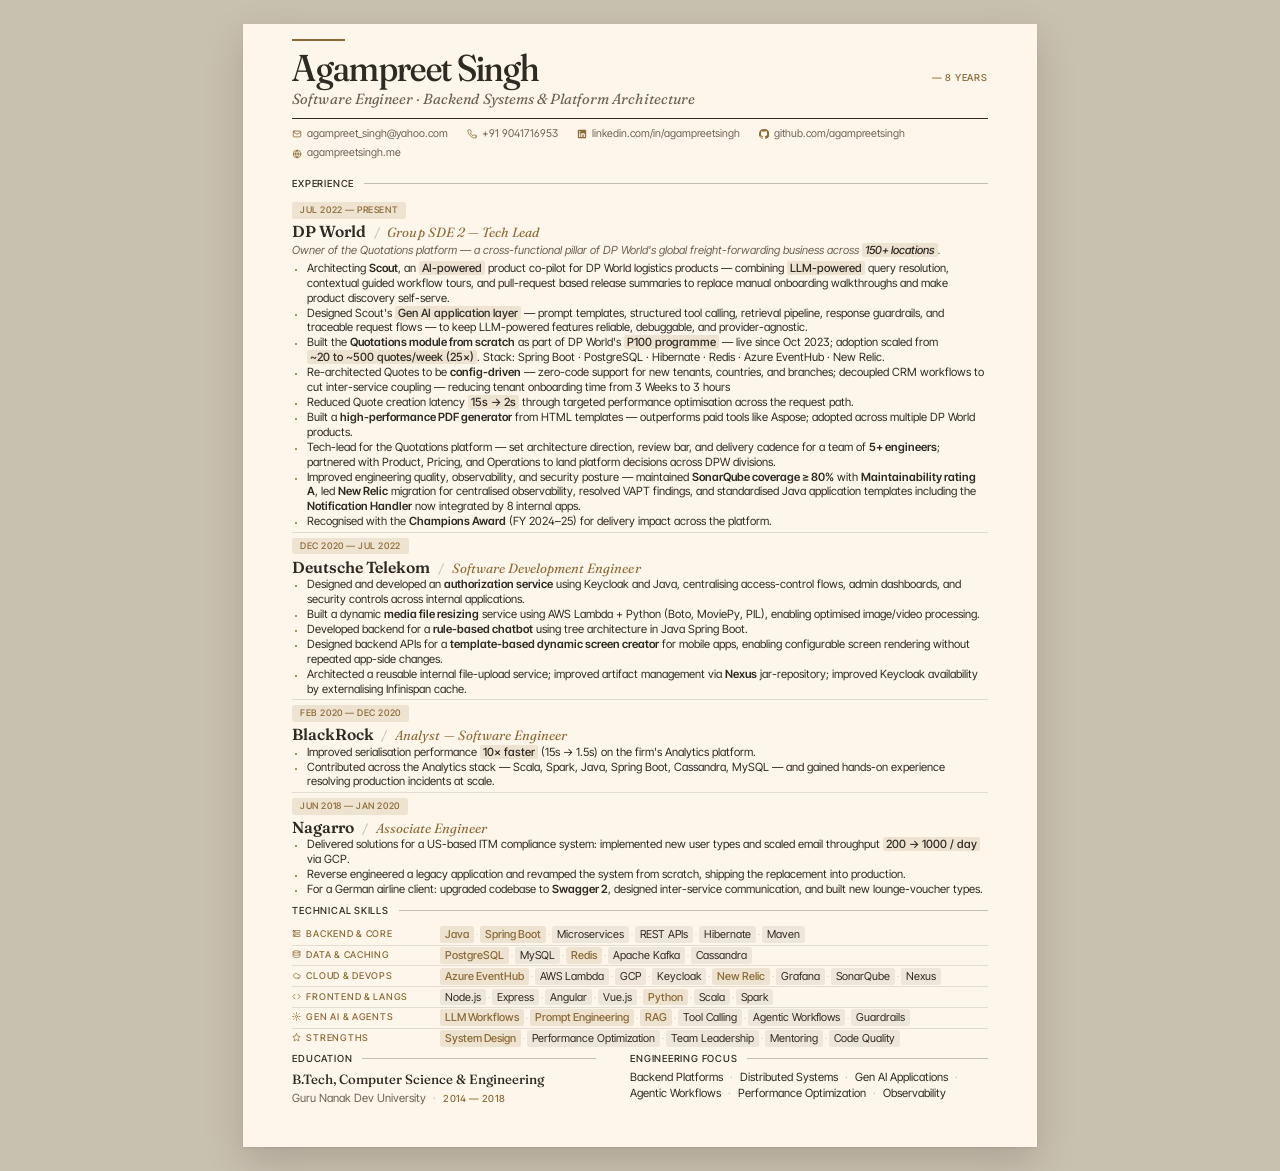
<file: html/resume.html.html>
<!DOCTYPE html>
<html lang="en">
<head>
<meta charset="utf-8">
<title>Agampreet Singh — Resume</title>
<meta name="description" content="Agampreet Singh — Software Engineer with ~8 years building scalable backend systems. Currently Group SDE 2 at DP World.">
<link rel="preconnect" href="https://fonts.googleapis.com">
<link rel="preconnect" href="https://fonts.gstatic.com" crossorigin>
<link href="https://fonts.googleapis.com/css2?family=Fraunces:ital,opsz,wght,SOFT,WONK@0,9..144,300..700,30..100,0..1;1,9..144,300..700,30..100,0..1&family=Inter+Tight:wght@400;500;600;700&display=swap" rel="stylesheet">
<style>
  /* ════════════════════════════════════════════════════════════════════════════
     PALETTE — EDIT THESE 4 COLORS TO RETHEME THE ENTIRE RESUME

     Everything below derives from these 4 anchors via color-mix().
     Change one color → the entire visual world shifts coherently.

     See PALETTES.md for:
       · Visual explanation of what each variable touches
       · 13 ready-to-paste preset palettes (Navy+Amber, Midnight, Sage, ...)
       · Tips for designing your own palette
       · Common mistakes to avoid

     Browser support: requires color-mix() — Chrome 111+, Firefox 113+, Safari 16.2+.
     All modern browsers and the chromium that renders the PDF support it.
     ════════════════════════════════════════════════════════════════════════════ */
  :root {
    --paper:      #fff6eb;   /* Page background. Sets the dominant mood. */
    --ink:        #2E2A24;   /* Primary text · name · bold · structure. Must contrast strongly with --paper. */
    --accent:     #8A6A35;   /* Dates · italic role titles · contact icons · highlight chips · primary skill chips. */
    --ink-soft:   #6C6254;   /* Secondary text: italic kicker, role context, contact lines. Usually a desaturated --ink. */

    /* ─── Derived tones (auto-computed; usually no need to edit) ─────────────
       If you ever want a manual override, just replace the color-mix() call
       with a hex/rgba value. The names tell you what's affected:
         --paper-soft     subtle alternate background (not heavily used today)
         --accent-soft    background of date chips, .hl highlights, primary skill chips
         --hairline       horizontal rules under masthead, between sections, role dividers
         --hairline-soft  subtle dividers between sub-rows (skills, roles)
         --chip-bg        background of secondary skill chips (the non-primary ones)
     ──────────────────────────────────────────────────────────────────────── */
    --paper-soft:    color-mix(in srgb, var(--paper) 92%, var(--ink));
    --accent-soft:   color-mix(in srgb, var(--accent) 14%, transparent);
    --hairline:      color-mix(in srgb, var(--ink) 28%, transparent);
    --hairline-soft: color-mix(in srgb, var(--ink) 13%, transparent);
    --chip-bg:       color-mix(in srgb, var(--ink) 8%, transparent);

    /* ─── Typography (rarely changed) ──────────────────────────────────────── */
    --serif: 'Fraunces', 'Georgia', 'Liberation Serif', 'Times New Roman', serif;
    --sans:  'Inter Tight', 'Helvetica Neue', 'Liberation Sans', 'Arial', sans-serif;
  }

  *, *::before, *::after { box-sizing: border-box; margin: 0; padding: 0; }

  @page { size: A4; margin: 0; }

  html {
    -webkit-print-color-adjust: exact;
    print-color-adjust: exact;
    color-adjust: exact;
  }

  body {
    font-family: var(--sans);
    background: var(--paper);
    color: var(--ink);
    font-size: 8.75pt;
    line-height: 1.4;
    -webkit-font-smoothing: antialiased;
    font-feature-settings: "ss01", "cv11", "calt", "kern";
    text-rendering: optimizeLegibility;
  }

  .resume-page {
    background: var(--paper);
    min-height: 297mm;
  }

  /* =========================================================
     MASTHEAD — editorial typographic, no dark band
     ========================================================= */
  .masthead {
    padding: 4mm 13mm 2.5mm;
    background: var(--paper);
  }

  /* The single decorative accent — a small mark above the name */
  .accent-mark {
    width: 14mm;
    height: 1.2pt;
    background: var(--accent);
    margin-bottom: 2.5mm;
  }

  .name-block {
    display: flex;
    align-items: baseline;
    justify-content: space-between;
    gap: 6mm;
    margin-bottom: 1.2mm;
  }

  h1 {
    font-family: var(--serif);
    font-weight: 500;
    font-size: 28pt;
    line-height: 0.95;
    letter-spacing: -0.018em;
    color: var(--ink);
    font-variation-settings: "opsz" 144, "SOFT" 50, "wght" 500;
  }

  .years-tag {
    font-family: var(--sans);
    font-weight: 500;
    font-size: 7.2pt;
    letter-spacing: 0.08em;
    text-transform: uppercase;
    color: var(--accent);
    white-space: nowrap;
  }

  .kicker {
    font-family: var(--serif);
    font-style: italic;
    font-weight: 400;
    font-size: 11pt;
    color: var(--ink-soft);
    font-variation-settings: "opsz" 36, "SOFT" 50;
    letter-spacing: 0.003em;
    line-height: 1.3;
    margin-bottom: 2.2mm;
  }

  /* Strong rule under the masthead — the editorial divider */
  .masthead-rule {
    height: 0.6pt;
    background: var(--ink);
    margin-bottom: 2.2mm;
  }

  .contact {
    list-style: none;
    display: flex;
    flex-wrap: wrap;
    gap: 1.2mm 5mm;
    font-size: 8pt;
    color: var(--ink-soft);
  }
  .contact li {
    display: inline-flex;
    align-items: center;
    gap: 5px;
  }
  .contact .icon {
    width: 10px;
    height: 10px;
    flex-shrink: 0;
    color: var(--accent);
  }
  .contact a {
    color: inherit;
    text-decoration: none;
  }

  /* =========================================================
     SECTION HEADERS — small tracked uppercase + hairline
     ========================================================= */
  .section-head {
    display: flex;
    align-items: center;
    gap: 10px;
    margin: 0 0 2mm 0;
  }
  .section-head h2 {
    font-family: var(--sans);
    font-weight: 500;
    font-size: 7.3pt;
    color: var(--ink);
    letter-spacing: 0.08em;
    text-transform: uppercase;
  }
  .section-head .rule {
    flex: 1;
    height: 0.5px;
    background: var(--hairline);
  }

  /* =========================================================
     EXPERIENCE
     ========================================================= */
  .experience {
    padding: 1.6mm 13mm 0;
  }

  .role {
    padding: 1mm 0 0.7mm;
  }
  .role:not(:last-child) {
    border-bottom: 0.5px solid var(--hairline-soft);
  }

  .chapter {
    margin-bottom: 0.8mm;
  }

  /* Date chip — subtle, designed, not loud */
  .chapter-dates {
    display: inline-block;
    font-family: var(--sans);
    font-size: 6.8pt;
    font-weight: 500;
    color: var(--accent);
    letter-spacing: 0.06em;
    text-transform: uppercase;
    padding: 2px 8px;
    background: var(--accent-soft);
    border-radius: 2.5px;
    white-space: nowrap;
  }

  .role h3 {
    font-family: var(--serif);
    font-weight: 500;
    font-size: 12pt;
    color: var(--ink);
    letter-spacing: -0.005em;
    line-height: 1.15;
    margin-bottom: 0.3mm;
    font-variation-settings: "opsz" 36, "SOFT" 30, "wght" 600;
  }
  .role-sep {
    color: var(--hairline);
    font-weight: 300;
    margin: 0 5px;
    font-size: 9.5pt;
    font-style: normal;
  }
  .role-position {
    font-family: var(--serif);
    font-style: italic;
    font-weight: 400;
    font-size: 10pt;
    color: var(--accent);
    font-variation-settings: "opsz" 36;
    letter-spacing: 0.002em;
  }

  .role-context {
    font-family: var(--sans);
    font-size: 8.4pt;
    color: var(--ink-soft);
    margin: 0.5mm 0 0.9mm;
    line-height: 1.35;
    font-style: italic;
  }

  .bullets {
    list-style: disc;
    padding-left: 3.5mm;
    font-size: 8.5pt;
    line-height: 1.3;
    color: var(--ink);
  }
  .bullets li {
    margin-bottom: 0.1mm;
    padding-left: 0.3mm;
  }
  .bullets li::marker {
    color: var(--accent);
    font-size: 0.55em;
  }

  /* Highlights — subtle accent-tinted background chip for inline metrics. */
  .hl {
    background: var(--accent-soft);
    padding: 0 3px;
    border-radius: 2px;
    font-weight: 500;
    white-space: nowrap;
    color: var(--ink);
  }

  strong {
    font-weight: 600;
    color: var(--ink);
  }

  /* =========================================================
     TECHNICAL SKILLS — editorial grid, chipped
     ========================================================= */
  .stack-band {
    padding: 1mm 13mm 0;
  }

  .skill-groups { margin-top: 0; }

  .skill-row {
    display: grid;
    grid-template-columns: 35mm 1fr;
    gap: 4mm;
    padding: 0.4mm 0;
    align-items: baseline;
    border-bottom: 0.5px solid var(--hairline-soft);
  }
  .skill-row:last-child { border-bottom: none; }

  .skill-row dt {
    font-family: var(--sans);
    font-size: 7pt;
    font-weight: 500;
    color: var(--accent);
    letter-spacing: 0.08em;
    text-transform: uppercase;
    white-space: nowrap;
    display: inline-flex;
    align-items: center;
    gap: 5px;
  }
  .skill-row dt .cat-icon {
    width: 9px;
    height: 9px;
    flex-shrink: 0;
    color: var(--accent);
  }
  .skill-row dd {
    font-family: var(--sans);
    font-size: 8.2pt;
    color: var(--ink);
    display: flex;
    flex-wrap: wrap;
    gap: 1.5px 2px;
    align-items: center;
  }
  .chip {
    display: inline-block;
    background: var(--chip-bg);
    color: var(--ink);
    padding: 1px 5px;
    border-radius: 2.5px;
    font-size: 8.2pt;
    line-height: 1.35;
    white-space: nowrap;
  }
  .chip.is-primary {
    background: var(--accent-soft);
    color: var(--accent);
    font-weight: 500;
  }
  .chip-sep {
    color: var(--hairline);
    font-size: 6.5pt;
    line-height: 1;
    align-self: center;
    font-weight: 400;
    user-select: none;
  }

  /* =========================================================
     CLOSING — Education + Engineering Focus, paired
     (still a single-column resume; this is just a sub-pairing)
     ========================================================= */
  .closing {
    padding: 0.8mm 13mm 2mm;
    display: grid;
    grid-template-columns: 0.85fr 1fr;
    gap: 9mm;
  }

  .section-block .section-head { margin-bottom: 1.3mm; }

  .section-content {
    font-family: var(--sans);
    font-size: 8.5pt;
    color: var(--ink);
    line-height: 1.4;
  }
  .section-content .degree {
    font-family: var(--serif);
    font-weight: 500;
    font-size: 10pt;
    color: var(--ink);
    display: block;
    margin-bottom: 0.5mm;
    font-variation-settings: "opsz" 36;
  }
  .section-content .org { color: var(--ink-soft); }
  .section-content .dates {
    color: var(--accent);
    font-size: 7.3pt;
    letter-spacing: 0.04em;
    font-weight: 500;
  }
  .section-content .sep {
    color: var(--hairline);
    margin: 0 4px;
  }

  /* Screen preview only — not for print */
  @media screen {
    body {
      background: #C9C1B0;
      padding: 24px 0;
    }
    .resume-page {
      max-width: 210mm;
      margin: 0 auto;
      background: var(--paper);
      box-shadow: 0 1px 2px rgba(0,0,0,0.08), 0 14px 36px rgba(40,30,20,0.18);
    }
  }
  @media print {
    .resume-page { max-width: none; box-shadow: none; }
  }
</style>
</head>
<body>
<div class="resume-page">

  <!-- ================ MASTHEAD ================ -->
  <header class="masthead">
    <div class="accent-mark"></div>
    <div class="name-block">
      <h1>Agampreet Singh</h1>
      <span class="years-tag">— 8 Years</span>
    </div>
    <p class="kicker">Software Engineer · Backend Systems &amp; Platform Architecture</p>
    <div class="masthead-rule"></div>
    <ul class="contact">
      <li>
        <svg class="icon" aria-hidden="true" viewBox="0 0 24 24" fill="none" stroke="currentColor" stroke-width="2" stroke-linecap="round" stroke-linejoin="round">
          <rect x="3" y="5" width="18" height="14" rx="2"/><path d="m3 7 9 6 9-6"/>
        </svg>
        <a href="mailto:agampreet_singh@yahoo.com">agampreet_singh@yahoo.com</a>
      </li>
<li>
  <svg class="icon" aria-hidden="true" viewBox="0 0 24 24" fill="none" stroke="currentColor" stroke-width="2" stroke-linecap="round" stroke-linejoin="round">
    <path d="M22 16.92v3a2 2 0 0 1-2.18 2 19.79 19.79 0 0 1-8.63-3.07 19.5 19.5 0 0 1-6-6 19.79 19.79 0 0 1-3.07-8.67A2 2 0 0 1 4.11 2h3a2 2 0 0 1 2 1.72 12.84 12.84 0 0 0 .7 2.81 2 2 0 0 1-.45 2.11L8.09 9.91a16 16 0 0 0 6 6l1.27-1.27a2 2 0 0 1 2.11-.45 12.84 12.84 0 0 0 2.81.7A2 2 0 0 1 22 16.92Z"/>
  </svg>
  <a href="tel:+919041716953">+91 9041716953</a>
</li>
      <li>
        <svg class="icon" aria-hidden="true" viewBox="0 0 24 24" fill="currentColor">
          <path d="M20.5 2h-17A1.5 1.5 0 002 3.5v17A1.5 1.5 0 003.5 22h17a1.5 1.5 0 001.5-1.5v-17A1.5 1.5 0 0020.5 2zM8 19H5v-9h3zM6.5 8.25A1.75 1.75 0 118.3 6.5a1.78 1.78 0 01-1.8 1.75zM19 19h-3v-4.74c0-1.42-.6-1.93-1.38-1.93A1.74 1.74 0 0013 14.19a.66.66 0 000 .14V19h-3v-9h2.9v1.3a3.11 3.11 0 012.7-1.4c1.55 0 3.36.86 3.36 3.66z"/>
        </svg>
        <a href="https://linkedin.com/in/agampreetsingh">linkedin.com/in/agampreetsingh</a>
      </li>
      <li>
        <svg class="icon" aria-hidden="true" viewBox="0 0 24 24" fill="currentColor">
          <path d="M12 .3a12 12 0 0 0-3.8 23.4c.6.1.8-.3.8-.6v-2c-3.3.7-4-1.6-4-1.6-.6-1.4-1.4-1.8-1.4-1.8-1.1-.7.1-.7.1-.7 1.2.1 1.9 1.2 1.9 1.2 1.1 1.9 2.9 1.4 3.6 1 .1-.8.4-1.4.8-1.7-2.7-.3-5.5-1.3-5.5-6 0-1.3.5-2.4 1.2-3.2-.1-.4-.5-1.5.1-3.2 0 0 1-.3 3.3 1.2A11.5 11.5 0 0 1 12 5.8c1 0 2 .1 3 .4 2.3-1.5 3.3-1.2 3.3-1.2.7 1.7.2 2.8.1 3.2.8.8 1.2 1.9 1.2 3.2 0 4.6-2.8 5.6-5.5 5.9.5.4.9 1.2.9 2.4v3.6c0 .3.2.7.8.6A12 12 0 0 0 12 .3"/>
        </svg>
        <a href="https://github.com/agampreetsingh">github.com/agampreetsingh</a>
      </li>
      <li>
        <svg class="icon" aria-hidden="true" viewBox="0 0 24 24" fill="none" stroke="currentColor" stroke-width="2" stroke-linecap="round" stroke-linejoin="round">
          <circle cx="12" cy="12" r="9"/><path d="M3 12h18M12 3a14 14 0 0 1 0 18M12 3a14 14 0 0 0 0 18"/>
        </svg>
        <a href="https://agampreetsingh.me/?utm_source=resume&utm_medium=pdf&utm_campaign=job_search">agampreetsingh.me</a>
      </li>
    </ul>
  </header>

  <!-- ================ EXPERIENCE ================ -->
  <section class="experience">
    <div class="section-head">
      <h2>Experience</h2>
      <span class="rule"></span>
    </div>

    <div class="roles">

      <!-- DP World -->
      <article class="role is-current">
        <div class="chapter">
          <span class="chapter-dates">Jul 2022 — Present</span>
        </div>
        <h3>DP World <span class="role-sep">/</span> <span class="role-position">Group SDE 2 — Tech Lead</span></h3>
        <p class="role-context">Owner of the Quotations platform — a cross-functional pillar of DP World's global freight-forwarding business across <span class="hl">150+ locations</span>.</p>
        <ul class="bullets">
            <li>Architecting <strong>Scout</strong>, an <span class="hl">AI-powered</span> product co-pilot for DP World logistics products — combining <span class="hl">LLM-powered</span> query resolution, contextual guided workflow tours, and pull-request based release summaries to replace manual onboarding walkthroughs and make product discovery self-serve.</li>
          <li>Designed Scout's <span class="hl">Gen AI application layer</span> — prompt templates, structured tool calling, retrieval pipeline, response guardrails, and traceable request flows — to keep LLM-powered features reliable, debuggable, and provider-agnostic.</li>
          <li>Built the <strong>Quotations module from scratch</strong> as part of DP World's <span class="hl">P100 programme</span> — live since Oct 2023; adoption scaled from <span class="hl">~20 to ~500 quotes/week (25×)</span>. Stack: Spring Boot · PostgreSQL · Hibernate · Redis · Azure EventHub · New Relic.</li>
          <li>Re-architected Quotes to be <strong>config-driven</strong> — zero-code support for new tenants, countries, and branches; decoupled CRM workflows to cut inter-service coupling — reducing tenant onboarding time from 3 Weeks to 3 hours</li>
          <li>Reduced Quote creation latency <span class="hl">15s → 2s</span> through targeted performance optimisation across the request path.</li>
          <li>Built a <strong>high-performance PDF generator</strong> from HTML templates — outperforms paid tools like Aspose; adopted across multiple DP World products.</li>
          <li>Tech-lead for the Quotations platform — set architecture direction, review bar, and delivery cadence for a team of <strong>5+ engineers</strong>; partnered with Product, Pricing, and Operations to land platform decisions across DPW divisions.</li>
          <li>Improved engineering quality, observability, and security posture — maintained <strong>SonarQube coverage ≥ 80%</strong> with <strong>Maintainability rating A</strong>, led <strong>New Relic</strong> migration for centralised observability, resolved VAPT findings, and standardised Java application templates including the <strong>Notification Handler</strong> now integrated by 8 internal apps.</li>
          <li>Recognised with the <strong>Champions Award</strong> (FY 2024–25) for delivery impact across the platform.</li>
        </ul>
      </article>

      <!-- Deutsche Telekom -->
      <article class="role">
        <div class="chapter">
          <span class="chapter-dates">Dec 2020 — Jul 2022</span>
        </div>
        <h3>Deutsche Telekom <span class="role-sep">/</span> <span class="role-position">Software Development Engineer</span></h3>
        <ul class="bullets">
          <li>Designed and developed an <strong>authorization service</strong> using Keycloak and Java, centralising access-control flows, admin dashboards, and security controls across internal applications.</li>
          <li>Built a dynamic <strong>media file resizing</strong> service using AWS Lambda + Python (Boto, MoviePy, PIL), enabling optimised image/video processing.</li>
          <li>Developed backend for a <strong>rule-based chatbot</strong> using tree architecture in Java Spring Boot.</li>
          <li>Designed backend APIs for a <strong>template-based dynamic screen creator</strong> for mobile apps, enabling configurable screen rendering without repeated app-side changes.</li>
          <li>Architected a reusable internal file-upload service; improved artifact management via <strong>Nexus</strong> jar-repository; improved Keycloak availability by externalising Infinispan cache.</li>
        </ul>
      </article>

      <!-- BlackRock -->
      <article class="role">
        <div class="chapter">
          <span class="chapter-dates">Feb 2020 — Dec 2020</span>
        </div>
        <h3>BlackRock <span class="role-sep">/</span> <span class="role-position">Analyst — Software Engineer</span></h3>
        <ul class="bullets">
          <li>Improved serialisation performance <span class="hl">10× faster</span> (15s → 1.5s) on the firm's Analytics platform.</li>
          <li>Contributed across the Analytics stack — Scala, Spark, Java, Spring Boot, Cassandra, MySQL — and gained hands-on experience resolving production incidents at scale.</li>
        </ul>
      </article>

      <!-- Nagarro -->
      <article class="role">
        <div class="chapter">
          <span class="chapter-dates">Jun 2018 — Jan 2020</span>
        </div>
        <h3>Nagarro <span class="role-sep">/</span> <span class="role-position">Associate Engineer</span></h3>
        <ul class="bullets">
          <li>Delivered solutions for a US-based ITM compliance system: implemented new user types and scaled email throughput <span class="hl">200 → 1000 / day</span> via GCP.</li>
          <li>Reverse engineered a legacy application and revamped the system from scratch, shipping the replacement into production.</li>
          <li>For a German airline client: upgraded codebase to <strong>Swagger 2</strong>, designed inter-service communication, and built new lounge-voucher types.</li>
        </ul>
      </article>

    </div>
  </section>

  <!-- ================ STACK & TOOLS ================ -->
  <section class="stack-band">
    <div class="section-head">
      <h2>Technical Skills</h2>
      <span class="rule"></span>
    </div>
    <div class="skill-groups">
      <div class="skill-row">
        <dt>
          <svg class="cat-icon" aria-hidden="true" viewBox="0 0 24 24" fill="none" stroke="currentColor" stroke-width="2" stroke-linecap="round" stroke-linejoin="round">
            <rect x="3" y="4" width="18" height="6" rx="1"/><rect x="3" y="14" width="18" height="6" rx="1"/><circle cx="7" cy="7" r="0.5" fill="currentColor"/><circle cx="7" cy="17" r="0.5" fill="currentColor"/>
          </svg>
          <span>Backend &amp; Core</span>
        </dt>
        <dd>
          <span class="chip is-primary">Java</span>
          <span class="chip-sep">·</span>
          <span class="chip is-primary">Spring Boot</span>
          <span class="chip-sep">·</span>
          <span class="chip">Microservices</span>
          <span class="chip-sep">·</span>
          <span class="chip">REST APIs</span>
          <span class="chip-sep">·</span>
          <span class="chip">Hibernate</span>
          <span class="chip-sep">·</span>
          <span class="chip">Maven</span>
        </dd>
      </div>
      <div class="skill-row">
        <dt>
          <svg class="cat-icon" aria-hidden="true" viewBox="0 0 24 24" fill="none" stroke="currentColor" stroke-width="2" stroke-linecap="round" stroke-linejoin="round">
            <ellipse cx="12" cy="5" rx="9" ry="3"/><path d="M3 5v6c0 1.66 4 3 9 3s9-1.34 9-3V5"/><path d="M3 11v6c0 1.66 4 3 9 3s9-1.34 9-3v-6"/>
          </svg>
          <span>Data &amp; Caching</span>
        </dt>
        <dd>
          <span class="chip is-primary">PostgreSQL</span>
          <span class="chip-sep">·</span>
          <span class="chip">MySQL</span>
          <span class="chip-sep">·</span>
          <span class="chip is-primary">Redis</span>
          <span class="chip-sep">·</span>
          <span class="chip">Apache Kafka</span>
          <span class="chip-sep">·</span>
          <span class="chip">Cassandra</span>
        </dd>
      </div>
      <div class="skill-row">
        <dt>
          <svg class="cat-icon" aria-hidden="true" viewBox="0 0 24 24" fill="none" stroke="currentColor" stroke-width="2" stroke-linecap="round" stroke-linejoin="round">
            <path d="M17.5 19a4.5 4.5 0 1 0-1.5-8.74A6 6 0 1 0 6.5 17 a4 4 0 0 0 1 2h10z"/>
          </svg>
          <span>Cloud &amp; DevOps</span>
        </dt>
        <dd>
          <span class="chip is-primary">Azure EventHub</span>
          <span class="chip-sep">·</span>
          <span class="chip">AWS Lambda</span>
          <span class="chip-sep">·</span>
          <span class="chip">GCP</span>
          <span class="chip-sep">·</span>
          <span class="chip">Keycloak</span>
          <span class="chip-sep">·</span>
          <span class="chip is-primary">New Relic</span>
          <span class="chip-sep">·</span>
          <span class="chip">Grafana</span>
          <span class="chip-sep">·</span>
          <span class="chip">SonarQube</span>
          <span class="chip-sep">·</span>
          <span class="chip">Nexus</span>
        </dd>
      </div>
      <div class="skill-row">
        <dt>
          <svg class="cat-icon" aria-hidden="true" viewBox="0 0 24 24" fill="none" stroke="currentColor" stroke-width="2" stroke-linecap="round" stroke-linejoin="round">
            <polyline points="16 18 22 12 16 6"/><polyline points="8 6 2 12 8 18"/>
          </svg>
          <span>Frontend &amp; Langs</span>
        </dt>
        <dd>
          <span class="chip">Node.js</span>
          <span class="chip-sep">·</span>
          <span class="chip">Express</span>
          <span class="chip-sep">·</span>
          <span class="chip">Angular</span>
          <span class="chip-sep">·</span>
          <span class="chip">Vue.js</span>
          <span class="chip-sep">·</span>
          <span class="chip is-primary">Python</span>
          <span class="chip-sep">·</span>
          <span class="chip">Scala</span>
          <span class="chip-sep">·</span>
          <span class="chip">Spark</span>
        </dd>
      </div>
      <div class="skill-row">
        <dt>
          <svg class="cat-icon" aria-hidden="true" viewBox="0 0 24 24" fill="none" stroke="currentColor" stroke-width="2" stroke-linecap="round" stroke-linejoin="round">
            <circle cx="12" cy="12" r="3"/><path d="M12 2v3M12 19v3M4.22 4.22l2.12 2.12M17.66 17.66l2.12 2.12M2 12h3M19 12h3M4.22 19.78l2.12-2.12M17.66 6.34l2.12-2.12"/>
          </svg>
          <span>Gen AI &amp; Agents</span>
        </dt>
        <dd>
          <span class="chip is-primary">LLM Workflows</span>
          <span class="chip-sep">·</span>
          <span class="chip is-primary">Prompt Engineering</span>
          <span class="chip-sep">·</span>
          <span class="chip is-primary">RAG</span>
          <span class="chip-sep">·</span>
          <span class="chip">Tool Calling</span>
          <span class="chip-sep">·</span>
          <span class="chip">Agentic Workflows</span>
          <span class="chip-sep">·</span>
          <span class="chip">Guardrails</span>
        </dd>
      </div>
      <div class="skill-row">
        <dt>
          <svg class="cat-icon" aria-hidden="true" viewBox="0 0 24 24" fill="none" stroke="currentColor" stroke-width="2" stroke-linecap="round" stroke-linejoin="round">
            <polygon points="12 2 15.09 8.26 22 9.27 17 14.14 18.18 21.02 12 17.77 5.82 21.02 7 14.14 2 9.27 8.91 8.26 12 2"/>
          </svg>
          <span>Strengths</span>
        </dt>
        <dd>
          <span class="chip is-primary">System Design</span>
          <span class="chip-sep">·</span>
          <span class="chip">Performance Optimization</span>
          <span class="chip-sep">·</span>
          <span class="chip">Team Leadership</span>
          <span class="chip-sep">·</span>
          <span class="chip">Mentoring</span>
          <span class="chip-sep">·</span>
          <span class="chip">Code Quality</span>
        </dd>
      </div>
    </div>
  </section>

  <!-- ================ CLOSING ================ -->
  <section class="closing">
    <div class="section-block">
      <div class="section-head">
        <h2>Education</h2>
        <span class="rule"></span>
      </div>
      <div class="section-content">
        <span class="degree">B.Tech, Computer Science &amp; Engineering</span>
        <span class="org">Guru Nanak Dev University</span>
        <span class="sep">·</span>
        <span class="dates">2014 — 2018</span>
      </div>
    </div>
    <div class="section-block">
      <div class="section-head">
        <h2>Engineering Focus</h2>
        <span class="rule"></span>
      </div>
      <div class="section-content">
        Backend Platforms <span class="sep">·</span> Distributed Systems <span class="sep">·</span> Gen AI Applications <span class="sep">·</span> Agentic Workflows <span class="sep">·</span> Performance Optimization <span class="sep">·</span> Observability
      </div>
    </div>
  </section>

</div>
</body>
</html>
</file>
<file: css/style.css>
/* ════════════════════════════════════════════════════════════════════════════
   PALETTE — same DNA as the resume
   ════════════════════════════════════════════════════════════════════════════ */
:root {
  --paper:      #fff6eb;
  --ink:        #2E2A24;
  --accent:     #8A6A35;
  --ink-soft:   #6C6254;

  --paper-soft:    color-mix(in srgb, var(--paper) 92%, var(--ink));
  --paper-deep:    color-mix(in srgb, var(--paper) 85%, var(--ink));
  --accent-soft:   color-mix(in srgb, var(--accent) 14%, transparent);
  --accent-warm:   color-mix(in srgb, var(--accent) 80%, #c44a1a);
  --hairline:      color-mix(in srgb, var(--ink) 28%, transparent);
  --hairline-soft: color-mix(in srgb, var(--ink) 13%, transparent);
  --chip-bg:       color-mix(in srgb, var(--ink) 8%, transparent);

  --serif: 'Fraunces', 'Georgia', 'Liberation Serif', 'Times New Roman', serif;
  --sans:  'Inter Tight', 'Helvetica Neue', 'Liberation Sans', 'Arial', sans-serif;

  --max-w: 1180px;
  --gutter: clamp(20px, 4vw, 56px);
  --timeline-w: 220px;
}

* { box-sizing: border-box; margin: 0; padding: 0; }

html { scroll-behavior: smooth; }

@media (prefers-reduced-motion: reduce) {
  html { scroll-behavior: auto; }
  *, *::before, *::after {
    animation-duration: 0.001ms !important;
    animation-iteration-count: 1 !important;
    transition-duration: 0.001ms !important;
  }
}

/* ════════════════════════════════════════════════════════════════════════════
   SCROLL PROGRESS — thin accent line along the top of the page
   ════════════════════════════════════════════════════════════════════════════ */
.scroll-progress {
  position: fixed;
  top: 0;
  left: 0;
  right: 0;
  height: 2px;
  background: transparent;
  z-index: 60;
  pointer-events: none;
}
.scroll-progress-fill {
  height: 100%;
  width: 0%;
  background: linear-gradient(90deg, var(--accent) 0%, var(--accent-warm) 100%);
  transition: width 80ms linear;
  box-shadow: 0 0 12px color-mix(in srgb, var(--accent-warm) 50%, transparent);
}

/* ════════════════════════════════════════════════════════════════════════════
   WATERMARK — persistent name + current stage, appears after masthead scrolls
   ════════════════════════════════════════════════════════════════════════════ */
.watermark {
  position: fixed;
  top: 14px;
  left: 50%;
  transform: translateX(-50%) translateY(-30px);
  z-index: 50;
  display: inline-flex;
  align-items: baseline;
  gap: 10px;
  padding: 6px 16px;
  background: color-mix(in srgb, var(--paper) 92%, transparent);
  backdrop-filter: blur(8px);
  -webkit-backdrop-filter: blur(8px);
  border: 1px solid var(--hairline-soft);
  border-radius: 999px;
  font-size: 12px;
  opacity: 0;
  pointer-events: none;
  transition: opacity 350ms ease, transform 350ms cubic-bezier(0.22, 0.61, 0.36, 1);
  white-space: nowrap;
}
.watermark.is-visible {
  opacity: 1;
  transform: translateX(-50%) translateY(0);
}
.watermark-name {
  font-family: var(--serif);
  font-weight: 500;
  color: var(--ink);
  font-variation-settings: "opsz" 18, "SOFT" 50;
  font-size: 13px;
}
.watermark-sep { color: var(--hairline); }
.watermark-stage {
  font-family: var(--serif);
  font-style: italic;
  color: var(--accent);
  font-variation-settings: "opsz" 24, "SOFT" 50;
  transition: opacity 200ms ease;
  font-size: 12.5px;
}
.watermark-stage.is-changing { opacity: 0; }

/* ════════════════════════════════════════════════════════════════════════════
   CAREER COMPASS — trajectory overview right under the masthead
   ════════════════════════════════════════════════════════════════════════════ */
.compass {
  margin: 0 0 clamp(48px, 6vw, 80px);
  padding: 32px 0 16px;
  border-top: 1px dashed var(--hairline-soft);
  border-bottom: 1px dashed var(--hairline-soft);
  position: relative;
}
.compass-head {
  margin-bottom: 24px;
}
.compass-eyebrow {
  font-family: var(--sans);
  font-size: 11px;
  font-weight: 600;
  letter-spacing: 0.14em;
  text-transform: uppercase;
  color: var(--accent);
  display: block;
  margin-bottom: 8px;
}
.compass-title {
  font-family: var(--serif);
  font-weight: 500;
  font-size: clamp(22px, 3vw, 32px);
  line-height: 1.15;
  letter-spacing: -0.015em;
  color: var(--ink);
  font-variation-settings: "opsz" 60, "SOFT" 50;
}
.compass-title em {
  font-style: italic;
  color: var(--accent);
  font-variation-settings: "opsz" 60, "SOFT" 50;
}

.compass-canvas {
  position: relative;
  width: 100%;
  margin: 8px 0 14px;
}
.compass-svg {
  width: 100%;
  height: auto;
  display: block;
  overflow: visible;
}
.compass-path {
  stroke-dasharray: 100;
  stroke-dashoffset: 100;
  transition: stroke-dashoffset 1500ms cubic-bezier(0.22, 0.61, 0.36, 1);
}
.compass.is-drawn .compass-path {
  stroke-dashoffset: 0;
}
.compass-dot {
  fill: var(--paper);
  stroke: var(--ink-soft);
  stroke-width: 1.5;
  opacity: 0;
  transform-origin: center;
  transition: all 350ms cubic-bezier(0.22, 0.61, 0.36, 1);
}
.compass-stop.is-reached .compass-dot {
  fill: var(--accent);
  stroke: var(--accent);
  opacity: 1;
}
.compass-stop.is-current .compass-dot,
.compass-dot-current {
  fill: var(--accent-warm);
  stroke: var(--accent-warm);
  opacity: 1;
}
.compass.is-drawn .compass-dot {
  opacity: 1;
}
.compass-label {
  font-family: var(--sans);
  font-size: 11px;
  font-weight: 500;
  fill: var(--ink-soft);
  letter-spacing: 0.04em;
  opacity: 0;
  transition: all 400ms ease;
}
.compass-label-current {
  fill: var(--accent-warm);
  font-weight: 600;
}
.compass.is-drawn .compass-label { opacity: 1; }
.compass-stop.is-reached .compass-label { fill: var(--accent); font-weight: 600; }
.compass-year {
  font-family: var(--serif);
  font-style: italic;
  font-size: 10px;
  fill: var(--ink-soft);
  font-variation-settings: "opsz" 18, "SOFT" 50;
  opacity: 0;
  transition: opacity 400ms ease;
}
.compass.is-drawn .compass-year { opacity: 0.75; }
.compass-year-current {
  fill: var(--accent-warm);
  opacity: 1 !important;
  font-weight: 600;
  font-style: normal;
  font-family: var(--sans);
  font-size: 10px;
  letter-spacing: 0.06em;
  text-transform: uppercase;
}
.compass-marker {
  fill: var(--accent-warm);
  opacity: 0;
  filter: drop-shadow(0 0 6px color-mix(in srgb, var(--accent-warm) 60%, transparent));
  transition: cx 600ms cubic-bezier(0.22, 0.61, 0.36, 1),
              cy 600ms cubic-bezier(0.22, 0.61, 0.36, 1),
              opacity 350ms ease;
}
.compass.is-scrolling .compass-marker {
  opacity: 1;
  animation: marker-pulse 1.8s ease-in-out infinite;
}
@keyframes marker-pulse {
  0%, 100% { r: 8; }
  50%      { r: 10; }
}

.compass-hint {
  font-family: var(--serif);
  font-style: italic;
  font-size: 12.5px;
  color: var(--ink-soft);
  text-align: center;
  font-variation-settings: "opsz" 24, "SOFT" 50;
  opacity: 0.6;
  margin-top: 18px;
  animation: hint-bob 2.4s ease-in-out infinite;
}
@keyframes hint-bob {
  0%, 100% { transform: translateY(0); opacity: 0.5; }
  50%      { transform: translateY(3px); opacity: 0.8; }
}

/* ════════════════════════════════════════════════════════════════════════════
   CHAPTER INTRO — appears at the top of each role card
   ════════════════════════════════════════════════════════════════════════════ */
.chapter-intro {
  display: flex;
  align-items: center;
  gap: 14px;
  margin-bottom: 18px;
}
.js .chapter-intro {
  opacity: 0;
  transform: translateY(-8px);
  transition: opacity 700ms cubic-bezier(0.22, 0.61, 0.36, 1),
              transform 700ms cubic-bezier(0.22, 0.61, 0.36, 1);
}
.role-card.is-revealed .chapter-intro {
  opacity: 1;
  transform: translateY(0);
}
.chapter-num {
  font-family: var(--sans);
  font-size: 10px;
  font-weight: 700;
  letter-spacing: 0.18em;
  text-transform: uppercase;
  color: var(--accent);
  font-variant-numeric: tabular-nums;
}
.chapter-divider {
  flex: 0 0 32px;
  height: 1px;
  background: var(--accent);
  transform: scaleX(0);
  transform-origin: left;
  transition: transform 800ms 200ms cubic-bezier(0.22, 0.61, 0.36, 1);
}
.role-card.is-revealed .chapter-divider { transform: scaleX(1); }
.chapter-stage {
  font-family: var(--serif);
  font-style: italic;
  font-size: 13px;
  color: var(--ink-soft);
  font-variation-settings: "opsz" 24, "SOFT" 50;
  letter-spacing: 0.01em;
}

body {
  font-family: var(--sans);
  background: var(--paper);
  color: var(--ink);
  font-size: 16px;
  line-height: 1.55;
  -webkit-font-smoothing: antialiased;
  text-rendering: optimizeLegibility;
  font-feature-settings: "ss01", "cv11", "calt", "kern";
  min-height: 100vh;
  /* subtle paper grain */
  background-image:
    radial-gradient(at 25% 15%, color-mix(in srgb, var(--accent) 5%, transparent) 0px, transparent 60%),
    radial-gradient(at 85% 80%, color-mix(in srgb, var(--ink) 4%, transparent) 0px, transparent 50%);
  background-attachment: fixed;
}

a { color: var(--ink); text-decoration: none; }
a:hover { color: var(--accent); }

.skip-link {
  position: absolute; top: -100px; left: 0;
  background: var(--ink); color: var(--paper);
  padding: 10px 16px; z-index: 100; font-size: 13px;
}
.skip-link:focus { top: 0; }

.page {
  max-width: var(--max-w);
  margin: 0 auto;
  padding: clamp(28px, 5vw, 64px) var(--gutter) 0;
}

/* ════════════════════════════════════════════════════════════════════════════
   MASTHEAD
   ════════════════════════════════════════════════════════════════════════════ */
.masthead {
  padding-bottom: 28px;
  margin-bottom: clamp(40px, 6vw, 72px);
}

.accent-mark {
  width: 56px;
  height: 2px;
  background: var(--accent);
  margin-bottom: 18px;
}

.name-block {
  display: flex;
  align-items: baseline;
  justify-content: space-between;
  gap: 24px;
  flex-wrap: wrap;
  margin-bottom: 6px;
}

h1 {
  font-family: var(--serif);
  font-weight: 500;
  font-size: clamp(40px, 7vw, 78px);
  line-height: 0.95;
  letter-spacing: -0.02em;
  color: var(--ink);
  font-variation-settings: "opsz" 144, "SOFT" 50, "wght" 500;
}

.years-tag {
  font-family: var(--sans);
  font-weight: 500;
  font-size: 12px;
  letter-spacing: 0.12em;
  text-transform: uppercase;
  color: var(--accent);
  white-space: nowrap;
}

.kicker {
  font-family: var(--serif);
  font-style: italic;
  font-weight: 400;
  font-size: clamp(17px, 2vw, 22px);
  color: var(--ink-soft);
  font-variation-settings: "opsz" 36, "SOFT" 50;
  letter-spacing: 0.003em;
  line-height: 1.35;
  margin-bottom: 22px;
}
.kicker-sub {
  display: block;
  margin-top: 8px;
  font-size: 0.82em;
  color: var(--ink-soft);
  font-style: normal;
  font-family: var(--sans);
  font-weight: 400;
  letter-spacing: 0;
  line-height: 1.55;
}
.kicker-sub em {
  font-family: var(--serif);
  font-style: italic;
  color: var(--accent);
  font-variation-settings: "opsz" 36, "SOFT" 50;
  font-weight: 500;
}

.masthead-rule {
  height: 1px;
  background: var(--ink);
  margin-bottom: 18px;
}

.contact {
  list-style: none;
  display: flex;
  flex-wrap: wrap;
  gap: 8px 28px;
  font-size: 14px;
  color: var(--ink-soft);
}
.contact li { display: inline-flex; align-items: center; gap: 8px; }
.contact .icon { width: 14px; height: 14px; color: var(--accent); flex-shrink: 0; }
.contact a:hover { color: var(--accent); }

/* ════════════════════════════════════════════════════════════════════════════
   JOURNEY — timeline + content split
   ════════════════════════════════════════════════════════════════════════════ */
.journey {
  display: grid;
  grid-template-columns: var(--timeline-w) 1fr;
  gap: clamp(28px, 5vw, 64px);
  margin-bottom: clamp(56px, 8vw, 96px);
  position: relative;
}

/* ════════ TIMELINE ════════ */
.timeline {
  position: relative;
}

.timeline-inner {
  position: sticky;
  top: 32px;
  padding-top: 8px;
  /* Sticky timeline ends before the section runs out — let scope-indicator breathe */
}

.college-toggle {
  appearance: none;
  background: transparent;
  border: 1px dashed var(--hairline);
  border-radius: 2px;
  font-family: var(--sans);
  font-size: 11px;
  letter-spacing: 0.06em;
  text-transform: uppercase;
  color: var(--ink-soft);
  padding: 10px 14px;
  cursor: pointer;
  display: flex;
  align-items: center;
  gap: 10px;
  width: 100%;
  transition: all 200ms ease;
  margin-bottom: 16px;
}
.college-toggle:hover {
  border-color: var(--accent);
  color: var(--accent);
  background: var(--accent-soft);
}
.college-toggle-arrow {
  display: inline-block;
  transition: transform 250ms ease;
  font-size: 14px;
}
.college-toggle[aria-expanded="true"] .college-toggle-arrow {
  transform: rotate(180deg);
}
.college-toggle-label {
  font-weight: 500;
  flex: 1;
  text-align: left;
}

/* Mobile toggle is hidden on desktop, shown on mobile */
.college-toggle-mobile { display: none; }
@media (max-width: 880px) {
  .college-toggle-mobile {
    display: flex;
    margin-bottom: 24px;
  }
}

.timeline-segment {
  position: relative;
  padding: 20px 0 16px 28px;
}
.college-segment[hidden] { display: none; }

.timeline-segment::before {
  content: "";
  position: absolute;
  left: 6px;
  top: 16px;
  bottom: 16px;
  width: 1px;
  background: var(--hairline);
}

.college-segment::before {
  background: repeating-linear-gradient(
    to bottom,
    var(--hairline) 0,
    var(--hairline) 4px,
    transparent 4px,
    transparent 8px
  );
}

/* Scope line — sits on top of the base line, grows as you go */
.scope-line {
  position: absolute;
  left: 5px;
  top: 16px;
  bottom: 16px;
  width: 3px;
  background: transparent;
  pointer-events: none;
}
.scope-line-fill {
  position: absolute;
  top: 0;
  left: 0;
  width: 100%;
  height: 0;
  background: linear-gradient(to bottom,
    color-mix(in srgb, var(--accent) 30%, transparent) 0%,
    var(--accent) 60%,
    var(--accent-warm) 100%);
  border-radius: 2px;
  transition: height 220ms linear;
}

.segment-stations {
  display: flex;
  flex-direction: column;
  gap: 22px;
}

.station {
  position: relative;
  display: grid;
  grid-template-columns: auto auto 1fr;
  gap: 4px 10px;
  align-items: center;
  padding-left: 0;
}
.station-dot {
  position: absolute;
  left: -25px;
  top: 50%;
  width: 9px;
  height: 9px;
  border-radius: 50%;
  background: var(--paper);
  border: 1.5px solid var(--ink-soft);
  transform: translateY(-50%);
  transition: all 250ms ease;
  z-index: 2;
}
.station.is-pro .station-dot {
  border-color: var(--accent);
}
.station.is-current .station-dot {
  background: var(--accent-warm);
  border-color: var(--accent-warm);
  box-shadow: 0 0 0 4px color-mix(in srgb, var(--accent-warm) 18%, transparent);
}

.station.is-active .station-dot {
  background: var(--accent);
  border-color: var(--accent);
  transform: translateY(-50%) scale(1.25);
  box-shadow: 0 0 0 5px color-mix(in srgb, var(--accent) 14%, transparent),
              0 0 16px color-mix(in srgb, var(--accent) 25%, transparent);
  animation: station-pulse 2s ease-in-out infinite;
}
@keyframes station-pulse {
  0%, 100% { box-shadow: 0 0 0 5px color-mix(in srgb, var(--accent) 14%, transparent), 0 0 16px color-mix(in srgb, var(--accent) 20%, transparent); }
  50% { box-shadow: 0 0 0 8px color-mix(in srgb, var(--accent) 10%, transparent), 0 0 24px color-mix(in srgb, var(--accent) 30%, transparent); }
}

/* Station labels slide in when active */
.station-year {
  font-family: var(--sans);
  font-size: 11px;
  font-weight: 600;
  letter-spacing: 0.04em;
  color: var(--ink-soft);
  font-variant-numeric: tabular-nums;
  grid-row: 1;
  transition: color 300ms ease, transform 300ms ease;
}
.station.is-active .station-year {
  color: var(--accent);
  transform: translateX(2px);
}

.station-label {
  font-family: var(--serif);
  font-size: 14px;
  font-weight: 500;
  color: var(--ink);
  font-variation-settings: "opsz" 36;
  grid-row: 1;
  grid-column: 2 / -1;
  transition: color 250ms ease, transform 300ms ease, letter-spacing 300ms ease;
}
.station.is-active .station-label {
  color: var(--accent);
  transform: translateX(3px);
  letter-spacing: 0.01em;
}
.station.is-current .station-label {
  color: var(--accent-warm);
}

/* Station bridge — fade in only when station above is active */
.station-bridge {
  font-family: var(--serif);
  font-style: italic;
  font-size: 11px;
  color: var(--ink-soft);
  font-variation-settings: "opsz" 36, "SOFT" 50;
  padding: 2px 0 2px 4px;
  opacity: 0.25;
  letter-spacing: 0.01em;
  line-height: 1.3;
  display: block;
  transition: opacity 600ms ease, transform 400ms ease;
  transform: translateY(-2px);
}
.station-bridge.is-visible {
  opacity: 0.85;
  transform: translateY(0);
}

/* Scope indicator — small text at bottom of pro segment that tracks current scope */
.scope-indicator {
  margin-top: 24px;
  padding-top: 16px;
  border-top: 1px solid var(--hairline-soft);
  display: flex;
  flex-direction: column;
  gap: 2px;
  margin-left: -28px;
  padding-left: 28px;
}
.scope-label {
  font-family: var(--sans);
  font-size: 10px;
  letter-spacing: 0.1em;
  text-transform: uppercase;
  color: var(--ink-soft);
}
.scope-value {
  font-family: var(--serif);
  font-style: italic;
  font-size: 17px;
  color: var(--accent);
  font-variation-settings: "opsz" 36, "SOFT" 50;
  transition: color 300ms ease;
  min-height: 1.4em;
}

/* ════════ CONTENT COLUMN ════════ */
.content {
  display: flex;
  flex-direction: column;
  gap: clamp(48px, 6vw, 80px);
  min-width: 0;
}

.content-college[hidden] { display: none; }

.role-head {
  margin-bottom: 18px;
}
/* Reveal animation: only when JS has loaded (body gets .js class) and only inside role-card */
.js .role-card .role-head {
  opacity: 0;
  transform: translateY(12px);
  transition: opacity 700ms 150ms cubic-bezier(0.22, 0.61, 0.36, 1),
              transform 700ms 150ms cubic-bezier(0.22, 0.61, 0.36, 1);
}
.role-card.is-revealed .role-head {
  opacity: 1;
  transform: translateY(0);
}
/* Apply same reveal to role-narrative */
.role-narrative {
  font-family: var(--serif);
  font-size: 16.5px;
  line-height: 1.65;
  color: var(--ink);
  font-variation-settings: "opsz" 24, "SOFT" 50;
  max-width: 62ch;
  margin: 14px 0 6px;
  padding-left: 14px;
  border-left: 2px solid var(--accent-soft);
}
.js .role-card .role-narrative {
  opacity: 0;
  transform: translateY(8px);
  transition: opacity 700ms 250ms cubic-bezier(0.22, 0.61, 0.36, 1),
              transform 700ms 250ms cubic-bezier(0.22, 0.61, 0.36, 1);
}
.role-card.is-revealed .role-narrative {
  opacity: 1;
  transform: translateY(0);
}
.role-meta {
  font-family: var(--sans);
  font-size: 12px;
  font-weight: 500;
  letter-spacing: 0.1em;
  text-transform: uppercase;
  color: var(--accent);
  display: block;
  margin-bottom: 8px;
}
.role-meta-tag {
  color: var(--ink-soft);
  font-weight: 400;
  text-transform: none;
  letter-spacing: 0;
  font-size: 11px;
}
.role-card h2,
.role-head h2 {
  font-family: var(--serif);
  font-weight: 500;
  font-size: clamp(26px, 3.5vw, 36px);
  line-height: 1.1;
  letter-spacing: -0.012em;
  color: var(--ink);
  font-variation-settings: "opsz" 72, "SOFT" 50;
  margin-bottom: 10px;
}
.role-sep {
  color: var(--hairline);
  font-weight: 400;
  margin: 0 4px;
}
.role-position {
  color: var(--ink-soft);
  font-style: italic;
  font-weight: 400;
  font-size: 0.78em;
  font-variation-settings: "opsz" 36, "SOFT" 50;
}
.role-sub {
  font-family: var(--serif);
  font-style: italic;
  font-size: 16px;
  color: var(--ink-soft);
  font-variation-settings: "opsz" 36, "SOFT" 50;
  line-height: 1.5;
  max-width: 60ch;
}
.role-sub strong {
  font-style: normal;
  color: var(--ink);
  font-weight: 600;
}

.role-body { font-size: 15.5px; }

.role-takeaway {
  margin-top: 20px;
  padding: 14px 18px;
  background: transparent;
  border-top: 1px dashed var(--hairline-soft);
  font-family: var(--serif);
  font-style: italic;
  font-size: 14.5px;
  line-height: 1.6;
  color: var(--ink-soft);
  font-variation-settings: "opsz" 24, "SOFT" 50;
  max-width: 62ch;
}
.role-takeaway em {
  font-style: italic;
  color: var(--accent);
  font-weight: 500;
}
.takeaway-label {
  display: inline-block;
  font-family: var(--sans);
  font-style: normal;
  font-size: 10px;
  letter-spacing: 0.12em;
  text-transform: uppercase;
  color: var(--accent);
  font-weight: 600;
  margin-right: 10px;
  vertical-align: 1px;
}

.bullets {
  list-style: none;
  display: flex;
  flex-direction: column;
  gap: 10px;
  margin: 18px 0;
}
.bullets li {
  position: relative;
  padding-left: 22px;
  color: var(--ink);
  line-height: 1.55;
}
.js .role-card .bullets li {
  opacity: 0;
  transform: translateX(-8px);
  transition: opacity 500ms cubic-bezier(0.22, 0.61, 0.36, 1),
              transform 500ms cubic-bezier(0.22, 0.61, 0.36, 1);
}
.role-card.is-revealed .bullets li {
  opacity: 1;
  transform: translateX(0);
}
.role-card.is-revealed .bullets li:nth-child(1) { transition-delay: 350ms; }
.role-card.is-revealed .bullets li:nth-child(2) { transition-delay: 450ms; }
.role-card.is-revealed .bullets li:nth-child(3) { transition-delay: 550ms; }
.role-card.is-revealed .bullets li:nth-child(4) { transition-delay: 650ms; }
.role-card.is-revealed .bullets li:nth-child(5) { transition-delay: 750ms; }
.role-card.is-revealed .bullets li:nth-child(6) { transition-delay: 850ms; }
.role-card.is-revealed .bullets li:nth-child(7) { transition-delay: 950ms; }
.bullets li::before {
  content: "›";
  position: absolute;
  left: 4px;
  top: 0;
  color: var(--accent);
  font-weight: 600;
  font-size: 16px;
}
.bullets strong { font-weight: 600; color: var(--ink); }

.hl {
  background: var(--accent-soft);
  padding: 1px 6px;
  border-radius: 2px;
  font-weight: 600;
  color: var(--ink);
  white-space: nowrap;
}

/* Stack chips */
.role-stack {
  display: flex;
  flex-wrap: wrap;
  align-items: center;
  gap: 6px 8px;
  margin-top: 18px;
  padding-top: 14px;
  border-top: 1px dashed var(--hairline-soft);
}
.stack-label {
  font-family: var(--sans);
  font-size: 10px;
  letter-spacing: 0.12em;
  text-transform: uppercase;
  color: var(--ink-soft);
  margin-right: 6px;
}
.chip {
  display: inline-block;
  font-size: 12px;
  font-weight: 500;
  padding: 3px 10px;
  border-radius: 2px;
  background: var(--chip-bg);
  color: var(--ink);
  white-space: nowrap;
}
.chip.is-primary {
  background: var(--accent-soft);
  color: var(--accent);
  font-weight: 600;
}

/* Badges */
.role-badges {
  display: flex;
  flex-wrap: wrap;
  gap: 8px;
  margin-top: 18px;
}
.badge {
  font-family: var(--sans);
  font-size: 11.5px;
  font-weight: 500;
  letter-spacing: 0.02em;
  padding: 5px 10px;
  border: 1px solid var(--hairline);
  border-radius: 2px;
  color: var(--ink-soft);
  background: transparent;
}
.badge-award {
  border-color: var(--accent);
  color: var(--accent);
  background: var(--accent-soft);
}

/* Headline role gets a subtle paper-deep card treatment */
.role-card.is-headline {
  position: relative;
}
.role-card.is-headline::before {
  content: "";
  position: absolute;
  left: -16px;
  top: -8px;
  bottom: -8px;
  width: 2px;
  background: var(--accent);
  border-radius: 1px;
}

/* ════════ LATENCY VIZ (BlackRock 10×) ════════ */
.latency-viz {
  margin: 22px 0 4px;
  padding: 18px 20px;
  background: var(--paper-soft);
  border-radius: 3px;
  display: flex;
  flex-direction: column;
  gap: 10px;
  max-width: 520px;
}
.latency-row {
  display: grid;
  grid-template-columns: 56px 1fr 56px;
  align-items: center;
  gap: 12px;
}
.latency-tag {
  font-family: var(--sans);
  font-size: 10px;
  letter-spacing: 0.12em;
  text-transform: uppercase;
  color: var(--ink-soft);
}
.latency-bar {
  height: 8px;
  background: color-mix(in srgb, var(--ink) 8%, transparent);
  border-radius: 4px;
  overflow: hidden;
  position: relative;
}
.latency-bar-fill {
  display: block;
  height: 100%;
  width: 0;
  border-radius: 4px;
  background: linear-gradient(90deg, var(--accent) 0%, var(--accent-warm) 100%);
  transition: width 900ms cubic-bezier(0.22, 0.61, 0.36, 1);
}
.latency-bar.is-animated .latency-bar-fill { width: var(--target-w, 100%); }
.latency-value {
  font-family: var(--serif);
  font-size: 14px;
  font-weight: 500;
  color: var(--ink);
  font-variant-numeric: tabular-nums;
  text-align: right;
}

/* ════════ PHASES (DP World sub-timeline) ════════ */
.phases {
  margin: 28px 0 8px;
  padding: 4px 0 4px 0;
  position: relative;
}
.phases-head {
  font-family: var(--sans);
  font-size: 11px;
  font-weight: 600;
  letter-spacing: 0.14em;
  text-transform: uppercase;
  color: var(--ink-soft);
  margin-bottom: 18px;
  padding-bottom: 8px;
  border-bottom: 1px solid var(--hairline-soft);
}

.phase {
  position: relative;
  padding: 14px 0 14px 26px;
  border-bottom: 1px solid var(--hairline-soft);
}
.js .phase {
  opacity: 0;
  transform: translateY(10px);
  transition: opacity 600ms cubic-bezier(0.22, 0.61, 0.36, 1),
              transform 600ms cubic-bezier(0.22, 0.61, 0.36, 1);
}
.phase.is-in {
  opacity: 1;
  transform: translateY(0);
}
.phase:last-child { border-bottom: none; }
.phase::before {
  content: "";
  position: absolute;
  left: 0;
  top: 0;
  bottom: 0;
  width: 1px;
  background: var(--hairline);
}
.phase::after {
  content: "";
  position: absolute;
  left: -4px;
  top: 18px;
  width: 9px;
  height: 9px;
  background: var(--paper);
  border: 1.5px solid var(--ink-soft);
  border-radius: 50%;
  transition: all 250ms ease;
}
.phase.is-pivotal::after {
  background: var(--accent);
  border-color: var(--accent);
  box-shadow: 0 0 0 4px var(--accent-soft);
}
.phase.is-current::after {
  background: var(--accent-warm);
  border-color: var(--accent-warm);
  box-shadow: 0 0 0 4px color-mix(in srgb, var(--accent-warm) 16%, transparent);
}
.phase-date {
  font-family: var(--sans);
  font-size: 10.5px;
  font-weight: 600;
  letter-spacing: 0.08em;
  text-transform: uppercase;
  color: var(--accent);
  display: block;
  margin-bottom: 4px;
}
.phase-title {
  font-family: var(--serif);
  font-size: 18px;
  font-weight: 500;
  color: var(--ink);
  font-variation-settings: "opsz" 36, "SOFT" 50;
  margin-bottom: 6px;
  letter-spacing: -0.005em;
}
.phase.is-pivotal .phase-title,
.phase.is-current .phase-title {
  color: var(--accent);
}
.phase-body {
  font-size: 14.5px;
  line-height: 1.6;
  color: var(--ink);
  max-width: 64ch;
}

/* ════════ SCOUT CARD — the "currently building" highlight ════════ */
.scout-card {
  margin: 32px 0 8px;
  padding: 24px 26px;
  background: linear-gradient(
    135deg,
    color-mix(in srgb, var(--accent-warm) 5%, var(--paper)) 0%,
    color-mix(in srgb, var(--accent) 6%, var(--paper)) 100%
  );
  border: 1px solid color-mix(in srgb, var(--accent) 20%, transparent);
  border-radius: 3px;
  position: relative;
  overflow: hidden;
}
.scout-card::before {
  content: "";
  position: absolute;
  top: 0; left: 0;
  width: 100%; height: 2px;
  background: linear-gradient(90deg, var(--accent) 0%, var(--accent-warm) 100%);
}

.scout-tag {
  display: inline-flex;
  align-items: center;
  gap: 8px;
  font-family: var(--sans);
  font-size: 10.5px;
  font-weight: 600;
  letter-spacing: 0.1em;
  text-transform: uppercase;
  color: var(--accent-warm);
  margin-bottom: 10px;
}
.scout-pulse {
  width: 8px;
  height: 8px;
  border-radius: 50%;
  background: var(--accent-warm);
  position: relative;
  flex-shrink: 0;
}
.scout-pulse::after {
  content: "";
  position: absolute;
  inset: -3px;
  border-radius: 50%;
  border: 1.5px solid var(--accent-warm);
  opacity: 0;
  animation: scout-pulse 2.2s cubic-bezier(0.22, 0.61, 0.36, 1) infinite;
}
@keyframes scout-pulse {
  0%   { transform: scale(0.6); opacity: 0.8; }
  70%  { transform: scale(2.2); opacity: 0; }
  100% { transform: scale(2.2); opacity: 0; }
}

.scout-title {
  font-family: var(--serif);
  font-size: clamp(22px, 2.6vw, 26px);
  font-weight: 500;
  color: var(--ink);
  font-variation-settings: "opsz" 48, "SOFT" 50;
  margin-bottom: 12px;
  letter-spacing: -0.01em;
}
.scout-body {
  font-size: 15px;
  line-height: 1.6;
  color: var(--ink);
  max-width: 62ch;
}
.scout-body + .scout-body { margin-top: 10px; }
.metrics {
  display: grid;
  grid-template-columns: repeat(auto-fit, minmax(160px, 1fr));
  gap: 24px 32px;
  margin: 18px 0 8px;
  padding: 24px 24px;
  background: var(--paper-soft);
  border-radius: 3px;
  position: relative;
}
.metrics::before {
  content: "";
  position: absolute;
  left: 0; top: 0;
  width: 3px; height: 100%;
  background: var(--accent);
  border-radius: 1px;
}
.metric {
  display: flex;
  flex-direction: column;
  gap: 4px;
}
.metric-number {
  font-family: var(--serif);
  font-weight: 500;
  font-size: clamp(34px, 4vw, 44px);
  line-height: 1;
  color: var(--accent);
  font-variation-settings: "opsz" 72, "SOFT" 50;
  letter-spacing: -0.015em;
  font-variant-numeric: tabular-nums;
}
.metric-number.metric-text {
  font-size: clamp(22px, 2.4vw, 28px);
  letter-spacing: -0.01em;
}
.metric-label {
  font-size: 12.5px;
  color: var(--ink-soft);
  line-height: 1.4;
}

/* ════════════════════════════════════════════════════════════════════════════
   SECTION HEADS
   ════════════════════════════════════════════════════════════════════════════ */
.section-head {
  display: flex;
  align-items: center;
  gap: 16px;
  margin-bottom: 28px;
}
.section-head h3 {
  font-family: var(--sans);
  font-weight: 500;
  font-size: 13px;
  color: var(--ink);
  letter-spacing: 0.14em;
  text-transform: uppercase;
}
.section-head .rule {
  flex: 1;
  height: 1px;
  background: var(--hairline);
}

/* ════════════════════════════════════════════════════════════════════════════
   PROJECTS
   ════════════════════════════════════════════════════════════════════════════ */
.projects {
  margin-bottom: clamp(48px, 7vw, 80px);
}
.projects-intro {
  font-family: var(--serif);
  font-style: italic;
  font-size: 16px;
  color: var(--ink-soft);
  font-variation-settings: "opsz" 36, "SOFT" 50;
  margin-bottom: 28px;
  max-width: 50ch;
}
.proj-grid {
  display: grid;
  grid-template-columns: 1fr 1fr;
  gap: 16px;
}
.proj-card {
  padding: 20px 22px;
  background: var(--paper-soft);
  border: 1px solid var(--hairline-soft);
  border-radius: 3px;
  transition: border-color 200ms ease, box-shadow 200ms ease;
}
.proj-card:hover {
  border-color: var(--accent);
  box-shadow: 0 4px 16px rgba(138,106,53,.08);
}
.proj-card-feature {
  grid-column: 1 / -1;
  background: linear-gradient(135deg, rgba(138,106,53,.04), rgba(176,120,48,.06));
  border-color: rgba(138,106,53,.15);
}
.proj-tag {
  font-family: var(--serif);
  font-style: italic;
  font-size: 12px;
  color: var(--accent);
  font-variation-settings: "opsz" 36, "SOFT" 50;
  display: block;
  margin-bottom: 6px;
}
.proj-card h4 {
  font-family: var(--serif);
  font-weight: 500;
  font-size: clamp(17px, 2vw, 20px);
  margin-bottom: 8px;
  font-variation-settings: "opsz" 48, "SOFT" 50;
}
.proj-card h4 a {
  border-bottom: 1px solid transparent;
  transition: all 200ms ease;
}
.proj-card h4 a:hover {
  color: var(--accent);
  border-bottom-color: var(--accent);
}
.proj-card p {
  font-size: 14px;
  color: var(--ink-soft);
  line-height: 1.6;
  max-width: 56ch;
}
.proj-stats {
  display: flex;
  gap: 20px;
  margin-top: 12px;
}
.proj-stats span { font-size: 13px; color: var(--ink-soft); }
.proj-stats strong {
  font-family: var(--serif);
  font-size: 20px;
  color: var(--accent);
  font-weight: 500;
  margin-right: 4px;
}

/* ════════════════════════════════════════════════════════════════════════════
   SKILLS
   ════════════════════════════════════════════════════════════════════════════ */
.skills { margin-bottom: clamp(40px, 6vw, 64px); }
.skill-groups {
  display: flex;
  flex-direction: column;
  gap: 14px;
}
.skill-row {
  display: grid;
  grid-template-columns: 180px 1fr;
  gap: 24px;
  align-items: baseline;
  padding-bottom: 12px;
  border-bottom: 1px dashed var(--hairline-soft);
}
.skill-row:last-child { border-bottom: none; }
.skill-row dt {
  font-family: var(--sans);
  font-size: 12px;
  font-weight: 500;
  letter-spacing: 0.08em;
  text-transform: uppercase;
  color: var(--ink-soft);
}
.skill-row dd {
  display: flex;
  flex-wrap: wrap;
  gap: 6px 8px;
}

/* ════════════════════════════════════════════════════════════════════════════
   CLOSING (education + focus)
   ════════════════════════════════════════════════════════════════════════════ */
.closing {
  display: grid;
  grid-template-columns: 1fr 1fr;
  gap: 48px;
  margin-bottom: clamp(48px, 6vw, 72px);
}
.closing-content {
  display: flex;
  flex-direction: column;
  gap: 4px;
  font-size: 14.5px;
  color: var(--ink-soft);
}
.closing-content .degree {
  font-family: var(--serif);
  font-size: 17px;
  color: var(--ink);
  font-weight: 500;
  font-variation-settings: "opsz" 36, "SOFT" 50;
}
.closing-content .org {
  font-style: italic;
  font-family: var(--serif);
  font-variation-settings: "opsz" 36, "SOFT" 50;
}
.closing-focus { line-height: 1.7; }

/* ════════════════════════════════════════════════════════════════════════════
   FOOTER
   ════════════════════════════════════════════════════════════════════════════ */
.footer {
  padding: 24px 0 56px;
  text-align: center;
}
.footer-rule {
  height: 1px;
  background: var(--ink);
  width: 80px;
  margin: 0 auto 22px;
}
.footer-line {
  display: flex;
  justify-content: center;
  flex-wrap: wrap;
  gap: 12px;
  font-size: 14px;
  color: var(--ink-soft);
  margin-bottom: 10px;
}
.footer-sep { color: var(--hairline); }
.footer-line a:hover { color: var(--accent); }
.footer-meta {
  font-family: var(--serif);
  font-style: italic;
  font-size: 13px;
  color: var(--ink-soft);
  font-variation-settings: "opsz" 36, "SOFT" 50;
}
.footer-sig {
  letter-spacing: 0.05em;
  color: var(--accent);
}
.footer-curious {
  margin-top: 10px;
  font-family: var(--serif);
  font-style: italic;
  font-size: 13px;
  color: var(--ink-soft);
  font-variation-settings: "opsz" 36, "SOFT" 50;
  opacity: 0.75;
}

/* ════════════════════════════════════════════════════════════════════════════
   REVEAL ANIMATIONS
   ════════════════════════════════════════════════════════════════════════════ */
.js .reveal {
  opacity: 0;
  transform: translateY(16px);
  transition: opacity 700ms cubic-bezier(0.22, 0.61, 0.36, 1),
              transform 700ms cubic-bezier(0.22, 0.61, 0.36, 1);
}
.reveal.is-in {
  opacity: 1;
  transform: translateY(0);
}

/* ════════════════════════════════════════════════════════════════════════════
   RESPONSIVE
   ════════════════════════════════════════════════════════════════════════════ */
@media (max-width: 880px) {
  :root { --timeline-w: 0px; }

  .journey {
    grid-template-columns: 1fr;
    gap: 0;
  }

  /* Timeline aside hidden on mobile — replaced by .mob-rail strip */
  .timeline { display: none; }
  .station-bridge { display: none; }

  /* Watermark gets simpler on mobile — sits below the mob-rail strip */
  .watermark {
    padding: 5px 12px;
    top: 50px;
    font-size: 11px;
  }
  .watermark-name { display: none; }
  .watermark-sep { display: none; }

  /* Compass — keep but compact on mobile */
  /* Compass — fully responsive on mobile, no scroll */
  .compass-canvas {
    overflow: hidden;
    margin: 0;
    padding: 0;
  }
  .compass-svg {
    width: 100%;
    height: auto;
    min-width: unset;
  }
  /* Hide year labels above dots on mobile to reduce clutter */
  .compass-year { font-size: 7px; }
  .compass-label { font-size: 8px; }
  .compass-label-current { font-size: 8px; }
  .compass-year-current { font-size: 8px; }
  .compass-dot { r: 4; }
  .compass-dot-current { r: 5; }
  .compass-marker { r: 6; }
  .compass-mobile { display: none; }
  .compass-label { font-size: 9.5px; }
  .compass-title { font-size: 22px; }

  /* Inject a left-edge line on each role for visual continuity on mobile */
  .content {
    position: relative;
    padding-left: 24px;
  }
  .content::before {
    content: "";
    position: absolute;
    left: 5px;
    top: 8px;
    bottom: 8px;
    width: 1px;
    background: var(--hairline);
  }
  .role-card {
    position: relative;
  }
  .role-card::before {
    content: "";
    position: absolute;
    left: -22px;
    top: 8px;
    width: 11px;
    height: 11px;
    border-radius: 50%;
    background: var(--paper);
    border: 1.5px solid var(--accent);
  }
  .role-card.is-headline::before {
    background: var(--accent-warm);
    border-color: var(--accent-warm);
    width: 13px; height: 13px;
    left: -23px;
    box-shadow: 0 0 0 4px color-mix(in srgb, var(--accent-warm) 14%, transparent);
  }
  .role-card.is-headline {
    /* override the desktop ::before stripe */
  }
  .role-card.is-headline::before {
    /* already styled above */
  }
  /* Remove desktop's left-stripe on headline since we now use a dot */
  .role-card.is-headline {
    border-left: none;
  }

  .content-college:not([hidden]) {
    position: relative;
  }
  .content-college:not([hidden])::before {
    content: "";
    position: absolute;
    left: -22px;
    top: 8px;
    width: 11px;
    height: 11px;
    border-radius: 50%;
    background: var(--paper);
    border: 1.5px dashed var(--ink-soft);
  }
}

@media (max-width: 880px) {
  .proj-grid { grid-template-columns: 1fr; }

  .skill-row {
    grid-template-columns: 1fr;
    gap: 8px;
  }

  .closing {
    grid-template-columns: 1fr;
    gap: 32px;
  }

  .name-block { gap: 12px; }

  .contact { gap: 6px 18px; font-size: 13px; }
}

@media (max-width: 540px) {
  .page { padding-top: 24px; }
  .accent-mark { margin-bottom: 14px; }
  .kicker { font-size: 17px; margin-bottom: 18px; }
  .kicker-sub { font-size: 13.5px; }
  .role-head h2 { font-size: 24px; }
  .metrics { padding: 18px; gap: 18px 24px; }
  .metric-number { font-size: 32px; }
  .metric-number.metric-text { font-size: 19px; }
  .latency-row { grid-template-columns: 48px 1fr 48px; gap: 8px; }
  .role-narrative { font-size: 15px; padding-left: 12px; }
  .role-takeaway { font-size: 13.5px; padding: 12px 14px; }
  .phase { padding-left: 22px; }
  .phase-title { font-size: 16.5px; }
  .phase-body { font-size: 14px; }
  .scout-card { padding: 20px; }
  .scout-title { font-size: 21px; }
  .scout-body { font-size: 14.5px; }
}

/* Mobile-only: show year tag inline above each role */
@media (max-width: 880px) {
  .role-meta { font-size: 11px; }
}
/* ════════════════════════════════════════════════════════════════════════════
   ADDITIONAL ENGAGEMENT STYLES
   ════════════════════════════════════════════════════════════════════════════ */

/* ═══ STACK EVOLUTION VIZ ═══ */
.stack-evo {
  margin: 56px 0 32px;
  padding: 0;
}
.stack-evo-head {
  display: flex;
  align-items: center;
  gap: 16px;
  margin-bottom: 24px;
}
.stack-evo-head h3 {
  font-family: var(--sans);
  font-weight: 500;
  font-size: 13px;
  color: var(--ink);
  letter-spacing: 0.14em;
  text-transform: uppercase;
  white-space: nowrap;
}
.stack-evo-head .rule {
  flex: 1;
  height: 1px;
  background: var(--hairline);
}

.evo-rows {
  display: flex;
  flex-direction: column;
  gap: 12px;
}

.evo-row {
  display: grid;
  grid-template-columns: 140px 1fr;
  gap: 16px;
  align-items: center;
}
.js .evo-row {
  opacity: 0;
  transform: translateX(-20px);
  transition: opacity 600ms cubic-bezier(0.22, 0.61, 0.36, 1),
              transform 600ms cubic-bezier(0.22, 0.61, 0.36, 1);
}
.evo-row.is-in {
  opacity: 1;
  transform: translateX(0);
}

.evo-label {
  font-family: var(--serif);
  font-size: 13px;
  font-weight: 500;
  color: var(--ink-soft);
  font-variation-settings: "opsz" 36, "SOFT" 50;
  text-align: right;
}
.evo-label em {
  color: var(--accent);
  font-style: normal;
  font-weight: 600;
}

.evo-bar-wrap {
  position: relative;
  height: 28px;
  background: color-mix(in srgb, var(--ink) 4%, transparent);
  border-radius: 2px;
  overflow: hidden;
}
.evo-bar {
  position: absolute;
  left: 0;
  top: 0;
  height: 100%;
  width: 0;
  border-radius: 2px;
  transition: width 1200ms cubic-bezier(0.22, 0.61, 0.36, 1);
  display: flex;
  align-items: center;
  padding: 0 10px;
  gap: 8px;
  overflow: hidden;
  white-space: nowrap;
}
.evo-row.is-in .evo-bar {
  width: var(--target-w);
}
.evo-bar-text {
  font-family: var(--sans);
  font-size: 10.5px;
  font-weight: 500;
  color: var(--paper);
  letter-spacing: 0.03em;
  opacity: 0;
  transition: opacity 400ms 800ms ease;
}
.evo-row.is-in .evo-bar-text {
  opacity: 1;
}

.evo-bar-nagarro   { background: color-mix(in srgb, var(--ink-soft) 80%, var(--accent)); }
.evo-bar-blackrock { background: color-mix(in srgb, var(--accent) 60%, var(--ink)); }
.evo-bar-telekom   { background: var(--accent); }
.evo-bar-dpworld   { background: linear-gradient(90deg, var(--accent) 0%, var(--accent-warm) 100%); }

/* ═══ QUOTE CREATION LIVE DEMO ═══ */
.quote-demo {
  margin: 24px 0 12px;
  padding: 20px 24px;
  background: var(--paper-soft);
  border-radius: 3px;
  max-width: 560px;
  position: relative;
  overflow: hidden;
}
.quote-demo::before {
  content: "";
  position: absolute;
  left: 0; top: 0;
  width: 3px; height: 100%;
  background: var(--accent);
}
.quote-demo-head {
  font-family: var(--sans);
  font-size: 11px;
  font-weight: 600;
  letter-spacing: 0.1em;
  text-transform: uppercase;
  color: var(--ink-soft);
  margin-bottom: 16px;
  display: flex;
  align-items: center;
  gap: 10px;
}
.quote-demo-label { color: var(--accent); }

.quote-demo-tracks {
  display: flex;
  flex-direction: column;
  gap: 14px;
}
.demo-track {
  display: grid;
  grid-template-columns: 56px 1fr 64px;
  gap: 10px;
  align-items: center;
}
.demo-track-label {
  font-family: var(--sans);
  font-size: 10px;
  letter-spacing: 0.1em;
  text-transform: uppercase;
  color: var(--ink-soft);
}
.demo-track-bar {
  height: 6px;
  background: color-mix(in srgb, var(--ink) 8%, transparent);
  border-radius: 3px;
  overflow: hidden;
  position: relative;
}
.demo-track-progress {
  position: absolute;
  left: 0; top: 0;
  height: 100%;
  width: 0;
  border-radius: 3px;
  background: var(--accent);
  transition: none;
}
.demo-track-progress.is-slow {
  background: color-mix(in srgb, var(--ink-soft) 70%, var(--accent));
}
.demo-track-timer {
  font-family: var(--serif);
  font-size: 15px;
  font-weight: 500;
  color: var(--ink);
  text-align: right;
  font-variant-numeric: tabular-nums;
  font-variation-settings: "opsz" 36;
}
.demo-track-timer.is-done {
  color: var(--accent);
}

.quote-demo-btn {
  margin-top: 16px;
  appearance: none;
  background: var(--ink);
  color: var(--paper);
  border: none;
  font-family: var(--sans);
  font-size: 11px;
  font-weight: 600;
  letter-spacing: 0.1em;
  text-transform: uppercase;
  padding: 8px 20px;
  border-radius: 2px;
  cursor: pointer;
  transition: all 200ms ease;
}
.quote-demo-btn:hover {
  background: var(--accent);
}
.quote-demo-btn:disabled {
  opacity: 0.5;
  cursor: not-allowed;
}
.quote-demo-btn:disabled:hover {
  background: var(--ink);
}

/* ═══ CAREER STATS TICKER (before footer) ═══ */
.career-stats {
  margin: 0 0 48px;
  padding: 32px 0;
  border-top: 1px solid var(--hairline);
  border-bottom: 1px solid var(--hairline);
  display: grid;
  grid-template-columns: repeat(auto-fit, minmax(120px, 1fr));
  gap: 24px 40px;
  text-align: center;
}
.career-stat {
  display: flex;
  flex-direction: column;
  gap: 4px;
}
.js .career-stat {
  opacity: 0;
  transform: translateY(12px);
  transition: opacity 500ms cubic-bezier(0.22, 0.61, 0.36, 1),
              transform 500ms cubic-bezier(0.22, 0.61, 0.36, 1);
}
.career-stat.is-in {
  opacity: 1;
  transform: translateY(0);
}
.career-stat-num {
  font-family: var(--serif);
  font-size: clamp(28px, 3.5vw, 38px);
  font-weight: 500;
  color: var(--accent);
  font-variation-settings: "opsz" 72, "SOFT" 50;
  letter-spacing: -0.01em;
  font-variant-numeric: tabular-nums;
}
.career-stat-label {
  font-family: var(--sans);
  font-size: 11px;
  color: var(--ink-soft);
  letter-spacing: 0.04em;
}

/* ═══ COMPASS — clickable stops ═══ */
.compass-stop { cursor: pointer; }
.compass-stop:hover .compass-dot { r: 7; }

/* ═══ Mobile compass — SVG stays, is scrollable (set in main responsive block) ═══ */
/* The compass-mobile vertical list is no longer needed */
.compass-mobile { display: none; }

/* ═══ Stagger for evo-rows ═══ */
.evo-row:nth-child(1) { transition-delay: 0ms; }
.evo-row:nth-child(2) { transition-delay: 150ms; }
.evo-row:nth-child(3) { transition-delay: 300ms; }
.evo-row:nth-child(4) { transition-delay: 450ms; }

/* ═══ Career stats stagger ═══ */
.career-stat:nth-child(1) { transition-delay: 0ms; }
.career-stat:nth-child(2) { transition-delay: 120ms; }
.career-stat:nth-child(3) { transition-delay: 240ms; }
.career-stat:nth-child(4) { transition-delay: 360ms; }
.career-stat:nth-child(5) { transition-delay: 480ms; }
.career-stat:nth-child(6) { transition-delay: 600ms; }

/* ═══ Fix phase stagger ═══ */
.js .phase {
  opacity: 0;
  transform: translateY(10px);
  transition: opacity 500ms cubic-bezier(0.22, 0.61, 0.36, 1),
              transform 500ms cubic-bezier(0.22, 0.61, 0.36, 1);
}
.phase.is-in {
  opacity: 1;
  transform: translateY(0);
}
.phase:nth-child(2) { transition-delay: 0ms; }
.phase:nth-child(3) { transition-delay: 120ms; }
.phase:nth-child(4) { transition-delay: 240ms; }
.phase:nth-child(5) { transition-delay: 360ms; }
.phase:nth-child(6) { transition-delay: 480ms; }

/* ═══ Mobile responsive for new elements ═══ */
@media (max-width: 540px) {
  .evo-row { grid-template-columns: 100px 1fr; gap: 10px; }
  .evo-label { font-size: 11.5px; }
  .career-stats { gap: 18px 24px; padding: 24px 0; }
  .career-stat-num { font-size: 26px; }
  .quote-demo { padding: 16px 18px; }
  .demo-track { grid-template-columns: 48px 1fr 52px; gap: 8px; }
}


/* ════════════════════════════════════════════════════════════════════════════
   WELCOME MODAL
   ════════════════════════════════════════════════════════════════════════════ */
.welcome-overlay {
  position: fixed; inset: 0; z-index: 1000;
  background: rgba(46,42,36,.55);
  backdrop-filter: blur(6px); -webkit-backdrop-filter: blur(6px);
  display: flex; align-items: center; justify-content: center; padding: 24px;
  opacity: 1; transition: opacity 500ms ease;
}
.welcome-overlay.is-condensing { opacity: 0; }
.welcome-card {
  background: var(--paper); border-radius: 6px; padding: 48px 40px 40px;
  max-width: 420px; width: 100%; text-align: center; position: relative;
  box-shadow: 0 24px 64px -12px rgba(46,42,36,.35);
  transition: transform 600ms cubic-bezier(.22,.61,.36,1), opacity 400ms ease,
              border-radius 400ms ease;
}
.welcome-overlay.is-condensing .welcome-card {
  transform: translate(calc(50vw - 60px), calc(50vh - 60px)) scale(.1);
  opacity: 0; border-radius: 50%;
}
.welcome-accent { width: 48px; height: 2px; background: var(--accent); margin: 0 auto 24px; }
.welcome-name {
  font-family: var(--serif); font-size: clamp(28px,5vw,38px); font-weight: 500;
  letter-spacing: -.015em; font-variation-settings: "opsz" 72,"SOFT" 50; margin-bottom: 6px;
}
.welcome-sub {
  font-family: var(--serif); font-style: italic; font-size: 16px;
  color: var(--ink-soft); font-variation-settings: "opsz" 36,"SOFT" 50; margin-bottom: 16px;
}
.welcome-summary {
  font-family: var(--sans); font-size: 13.5px; line-height: 1.6;
  color: var(--ink-soft); max-width: 34ch; margin: 0 auto 28px; text-align: center;
}
.welcome-actions { display: flex; flex-direction: column; gap: 12px; }
.welcome-btn {
  display: inline-flex; align-items: center; justify-content: center; gap: 10px;
  font-family: var(--sans); font-size: 14px; font-weight: 600; letter-spacing: .03em;
  padding: 14px 24px; border-radius: 3px; border: none; cursor: pointer;
  transition: all 200ms ease; text-decoration: none;
}
.welcome-btn-primary  { background: var(--ink);  color: var(--paper); }
.welcome-btn-primary:hover  { background: var(--accent); color: var(--paper); }
.welcome-btn-secondary { background: transparent; color: var(--ink); border: 1.5px solid var(--hairline); }
.welcome-btn-secondary:hover { border-color: var(--accent); color: var(--accent); }

/* ════════════════════════════════════════════════════════════════════════════
   PDF FAB
   ════════════════════════════════════════════════════════════════════════════ */
.pdf-fab {
  position: fixed; bottom: 24px; right: 24px; z-index: 80;
  width: 52px; height: 52px; border-radius: 50%;
  background: var(--ink); color: var(--paper);
  display: flex; align-items: center; justify-content: center;
  flex-direction: column; gap: 2px;
  box-shadow: 0 4px 16px rgba(46,42,36,.3);
  opacity: 0; transform: translateY(16px) scale(.9);
  transition: all 300ms ease; pointer-events: none; text-decoration: none;
}
.pdf-fab.is-visible { opacity: 1; transform: translateY(0) scale(1); pointer-events: auto; }
.pdf-fab:hover {
  background: var(--accent); color: var(--paper);
  transform: translateY(-2px) scale(1.05);
  box-shadow: 0 8px 24px rgba(138,106,53,.35);
}
.pdf-fab-label { font-size: 8px; font-weight: 700; letter-spacing: .1em; text-transform: uppercase; line-height: 1; }

/* ════════════════════════════════════════════════════════════════════════════
   MOBILE HORIZONTAL TIMELINE RAIL
   Slides in from top after compass scrolls out. 5 stops, horizontal.
   ════════════════════════════════════════════════════════════════════════════ */
.mob-rail {
  display: none; /* desktop: hidden */
}
@media (max-width: 880px) {
  .mob-rail {
    display: flex;
    position: fixed;
    top: 0; left: 0; right: 0;
    z-index: 70;
    padding: 10px 20px 9px;
    background: color-mix(in srgb, var(--paper) 94%, transparent);
    backdrop-filter: blur(10px);
    -webkit-backdrop-filter: blur(10px);
    border-bottom: 1px solid var(--hairline-soft);
    align-items: center;
    gap: 0;
    opacity: 0;
    transform: translateY(-100%);
    transition: opacity 350ms ease, transform 350ms cubic-bezier(.22,.61,.36,1);
    pointer-events: none;
  }
  .mob-rail.is-visible {
    opacity: 1;
    transform: translateY(0);
    pointer-events: auto;
  }
  /* Track line running between dots */
  .mob-rail-track {
    position: absolute;
    left: 20px; right: 20px;
    top: 50%;
    height: 1px;
    background: var(--hairline-soft);
    transform: translateY(-50%);
    z-index: 0;
  }
  .mob-rail-fill {
    position: absolute;
    left: 0; top: 0; height: 100%; width: 0%;
    background: linear-gradient(90deg, var(--accent), var(--accent-warm));
    border-radius: 1px;
    transition: width 400ms cubic-bezier(.22,.61,.36,1);
  }
  /* Each stop: flex column, dot + label */
  .mob-stop {
    display: flex;
    flex-direction: column;
    align-items: center;
    gap: 4px;
    flex: 1;
    position: relative;
    z-index: 1;
    background: none;
    border: none;
    cursor: pointer;
    padding: 0;
    -webkit-tap-highlight-color: transparent;
  }
  .mob-dot {
    width: 9px; height: 9px;
    border-radius: 50%;
    background: var(--paper);
    border: 1.5px solid var(--ink-soft);
    transition: all 250ms ease;
    flex-shrink: 0;
  }
  .mob-stop.is-passed .mob-dot {
    background: var(--accent);
    border-color: var(--accent);
  }
  .mob-stop.is-active .mob-dot {
    background: var(--accent);
    border-color: var(--accent);
    transform: scale(1.3);
    box-shadow: 0 0 0 4px color-mix(in srgb, var(--accent) 14%, transparent);
    animation: mob-pulse 2s ease-in-out infinite;
  }
  .mob-stop.is-current .mob-dot {
    background: var(--accent-warm);
    border-color: var(--accent-warm);
    box-shadow: 0 0 0 4px color-mix(in srgb, var(--accent-warm) 14%, transparent);
  }
  @keyframes mob-pulse {
    0%, 100% { box-shadow: 0 0 0 4px color-mix(in srgb, var(--accent) 14%, transparent); }
    50%       { box-shadow: 0 0 0 7px color-mix(in srgb, var(--accent) 8%, transparent); }
  }
  .mob-label {
    font-family: var(--sans);
    font-size: 9px;
    font-weight: 600;
    letter-spacing: .04em;
    color: var(--ink-soft);
    white-space: nowrap;
    transition: color 200ms ease;
    line-height: 1;
  }
  .mob-stop.is-active .mob-label,
  .mob-stop.is-passed .mob-label { color: var(--accent); }
  .mob-stop.is-current .mob-label { color: var(--accent-warm); }
}
</file>
